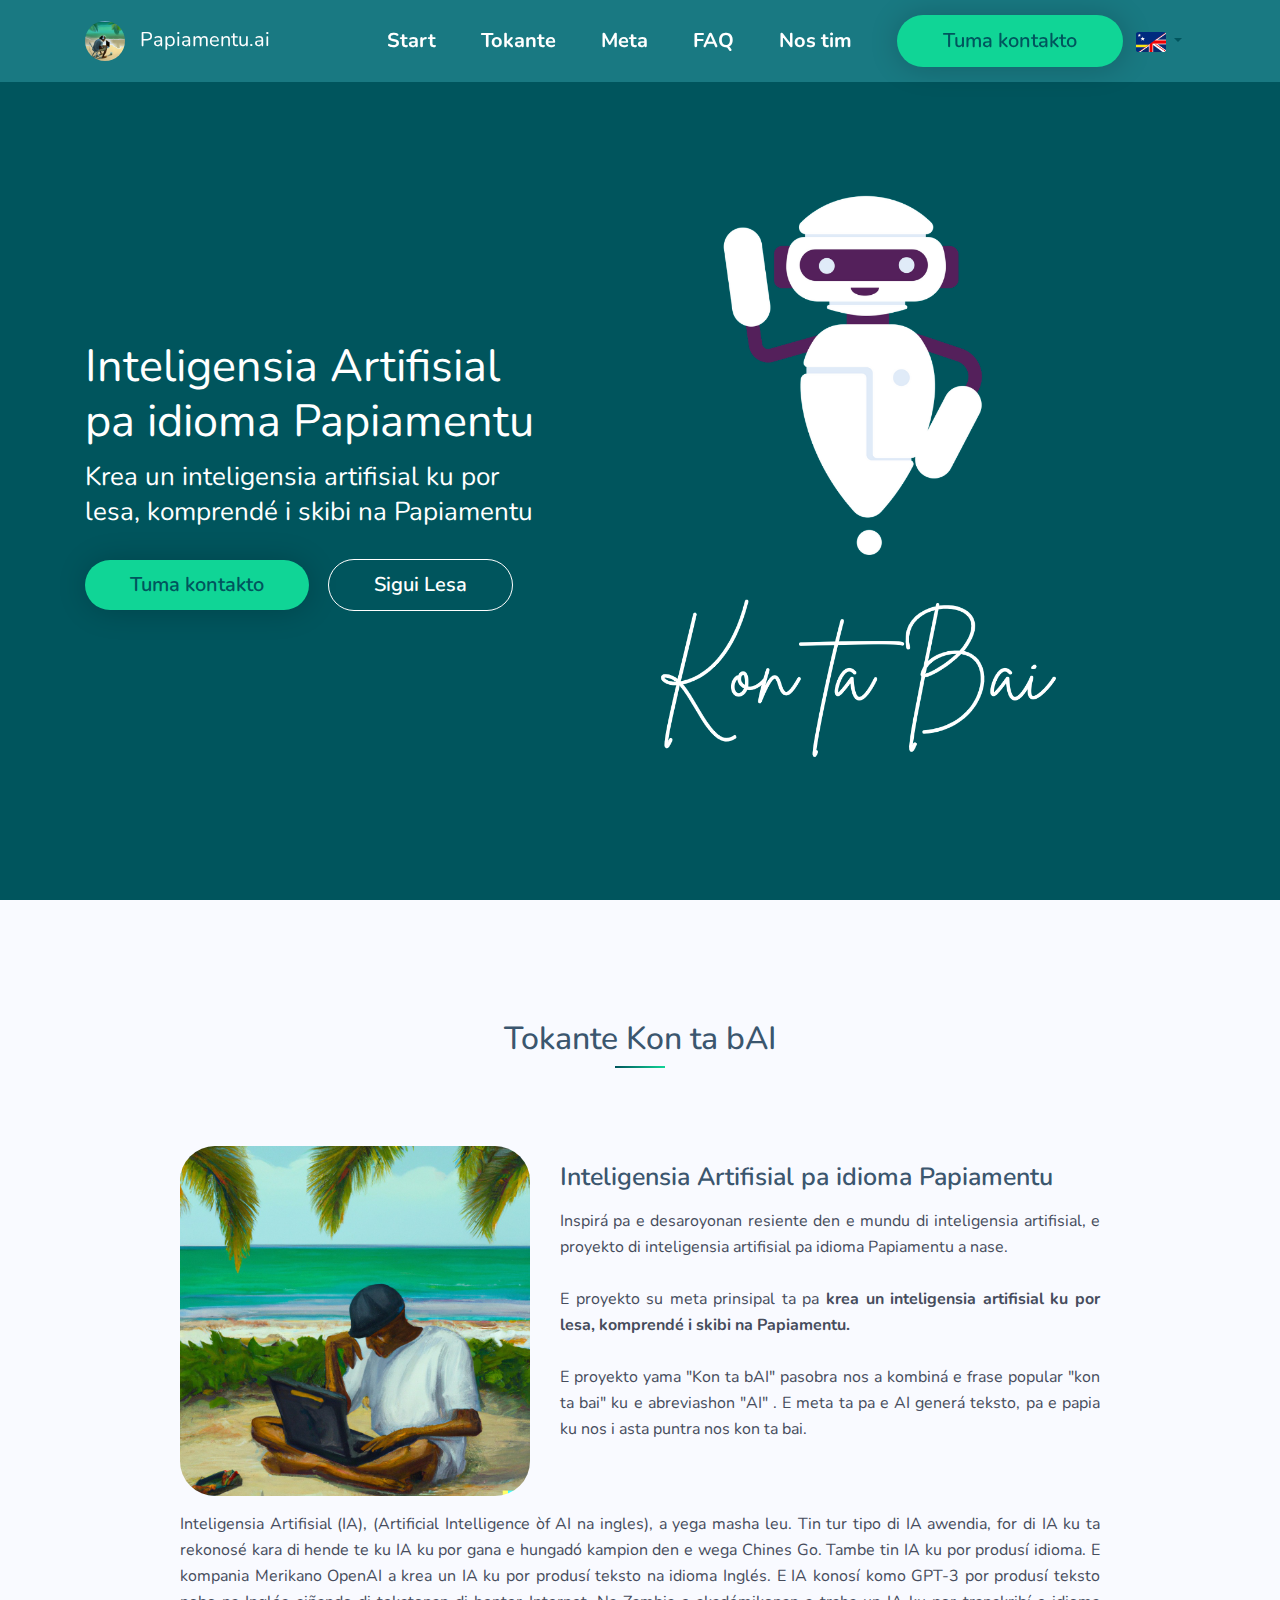
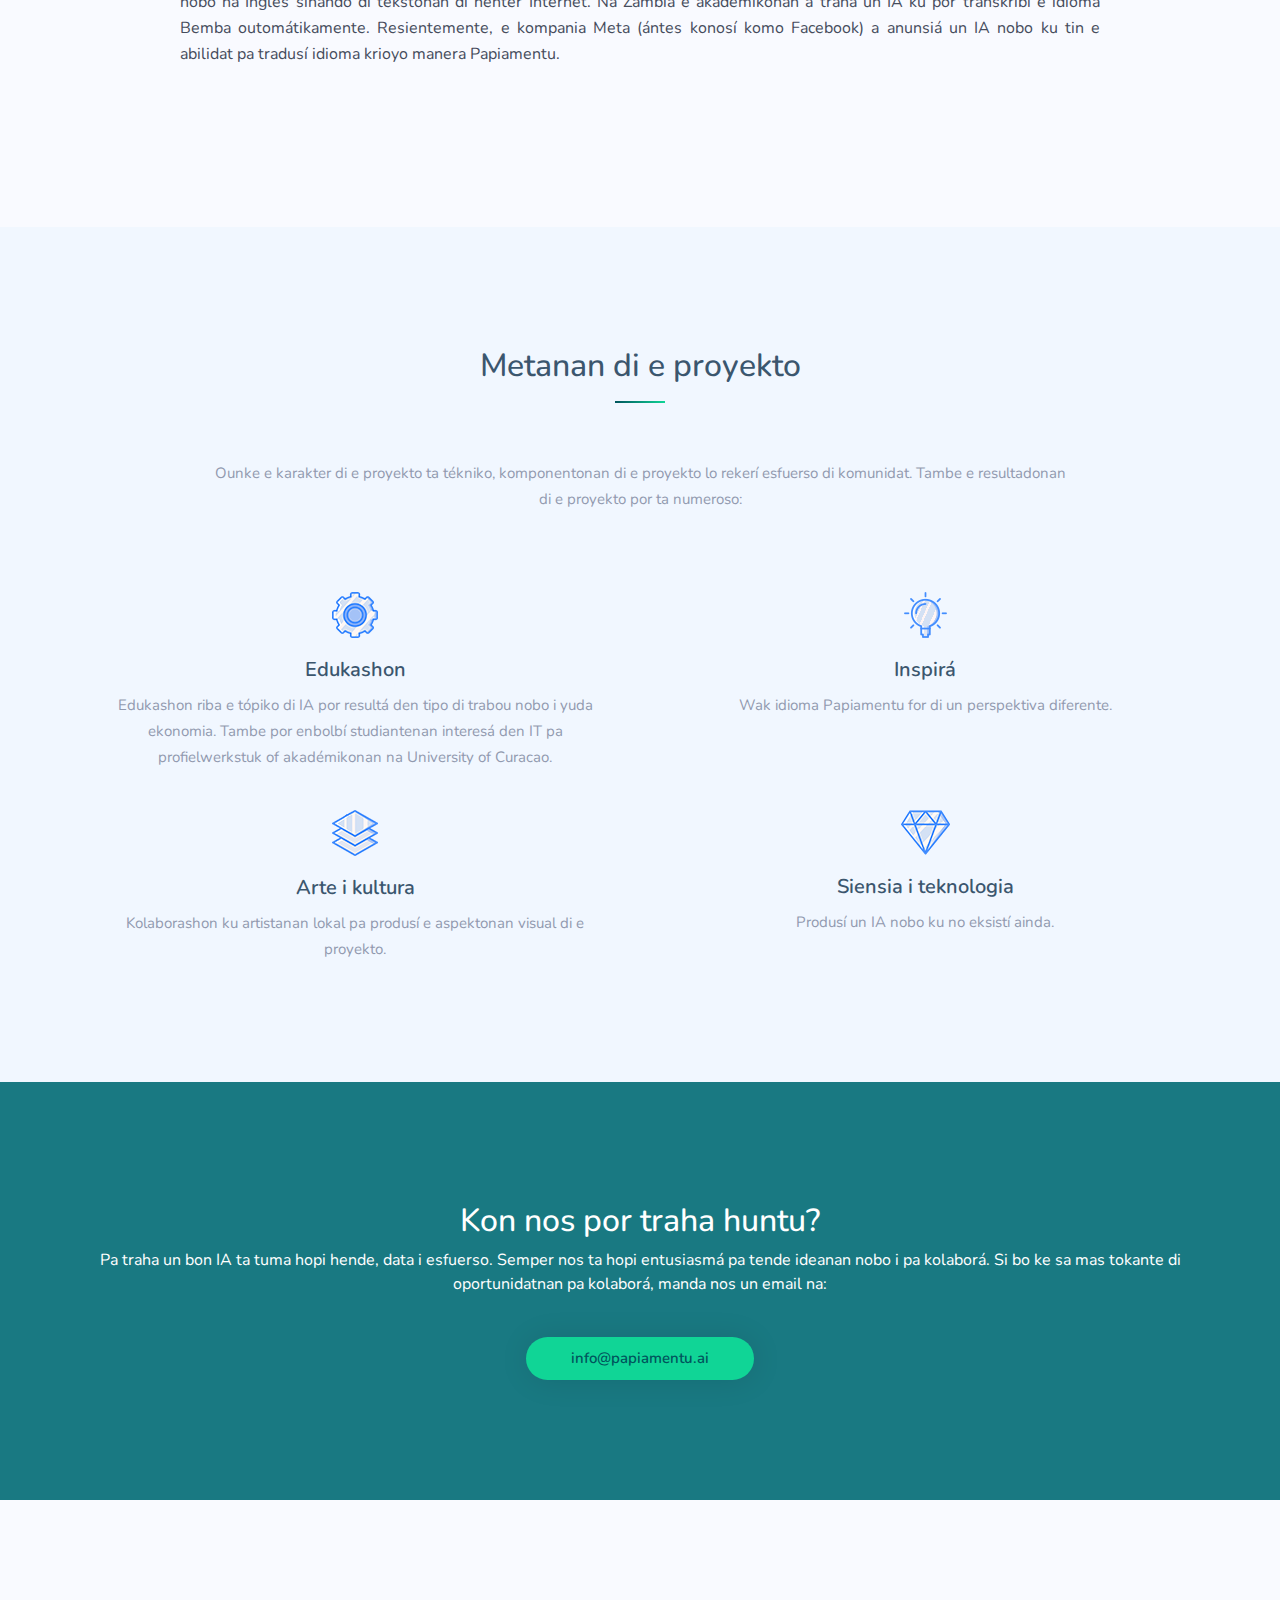
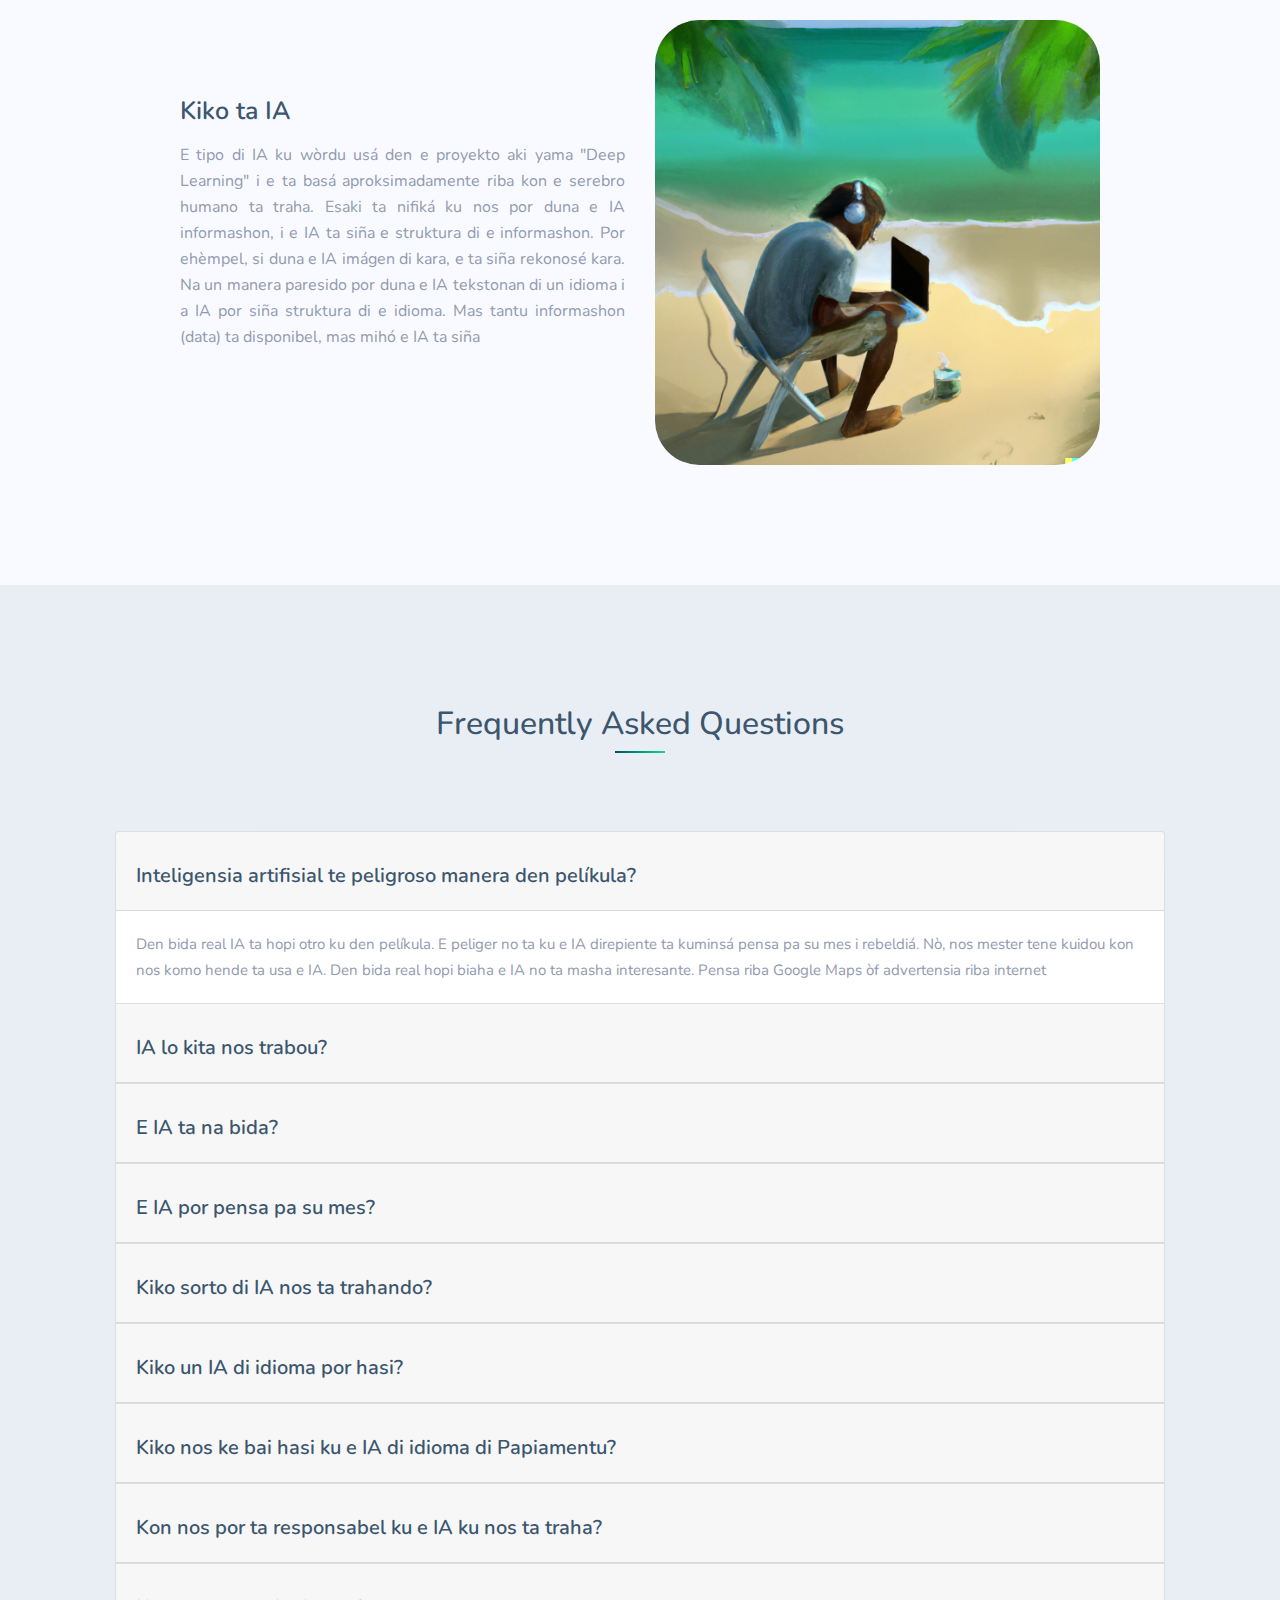
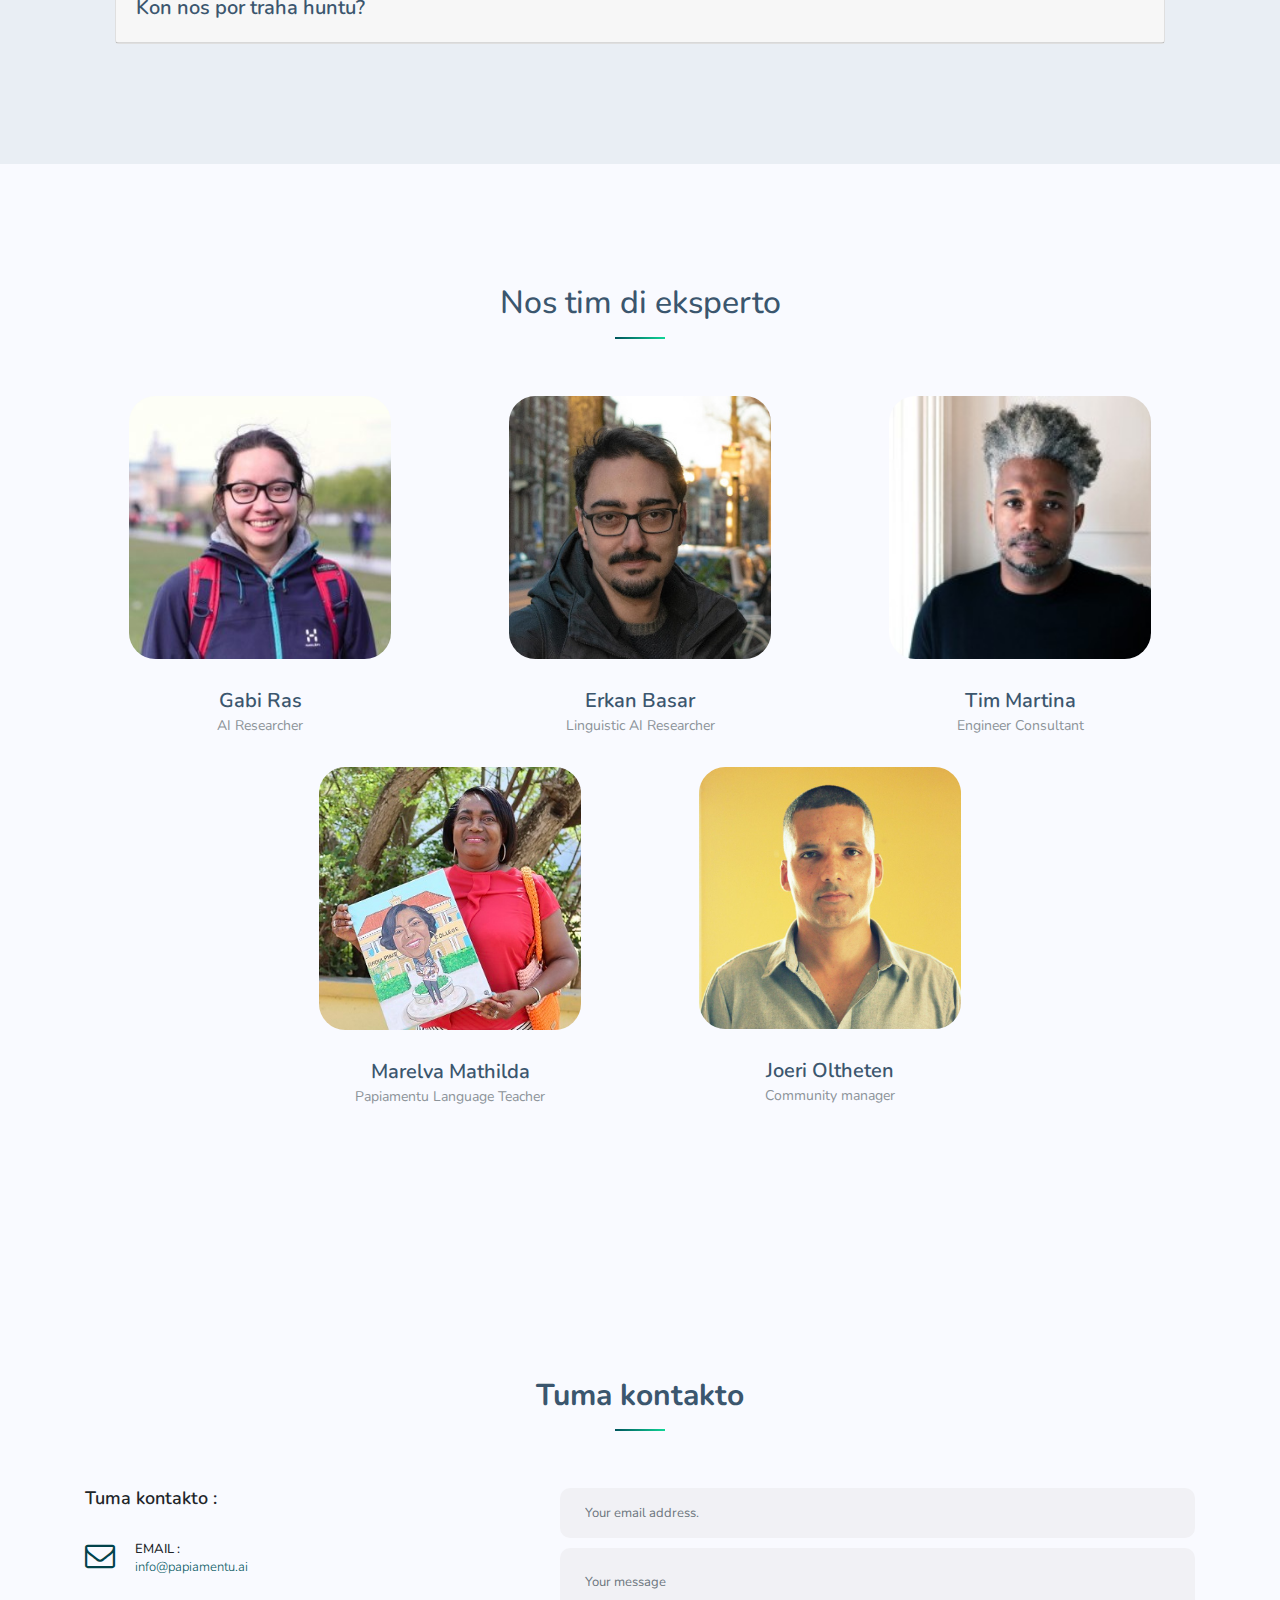
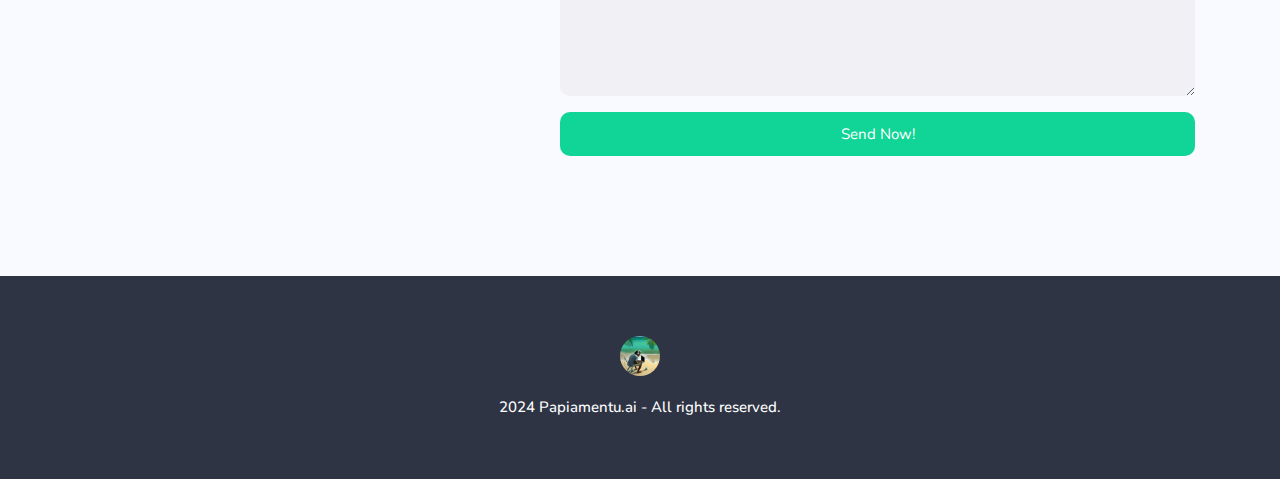
<file: index.html>
<!DOCTYPE html>
<html lang="en">
    <head>
        <meta charset="UTF-8">
        <meta name="viewport" content="width=device-width, initial-scale=1.0">
        <meta http-equiv="X-UA-Compatible" content="ie=edge">
        <!-- Bootstrap 4.1.3 -->
        <link rel="stylesheet" href="css/bootstrap.min.css">
        <!-- Animate Css -->
        <link rel="stylesheet" href="css/plugins/animate.css">
        <!-- Google Font -->
        <link
            href="https://fonts.googleapis.com/css?family=Nunito:200,300,400,600,700,800,900"
            rel="stylesheet">
        <!-- Font Awesome -->
        <link
            href="https://stackpath.bootstrapcdn.com/font-awesome/4.7.0/css/font-awesome.min.css"
            rel="stylesheet">
        <!-- Slick Slider -->
        <link rel="stylesheet" href="css/plugins/slick.css">
        <link rel="stylesheet" href="css/plugins/slick-theme.css">
        <!-- Magnific Popup -->
        <link rel="stylesheet" href="css/plugins/magnific-popup.css">
        <!-- Main Style -->
        <link rel="stylesheet" href="css/main.css">
        <link rel="stylesheet" href="css/custom.css">
        <title>Papiamentu.ai </title>
    </head>
    <body>
        <!-- Page Loading -->
        <div class="se-pre-con"></div>
        <!-- ======== Start Navbar ======== -->
        <nav class="navbar navbar-expand-lg navbar-light fixed-top">
            <div class="container">
                <a class="navbar-brand" href="#">
                  <img src="img/papiakumi-dalle.jpeg" alt="logo">
                  <span>Papiamentu.ai</span>
                </a>
                <button
                    class="navbar-toggler"
                    type="button"
                    data-toggle="collapse"
                    data-target="#navbarNavDropdown"
                    aria-controls="navbarNavDropdown"
                    aria-expanded="false"
                    aria-label="Toggle navigation">
                    <span class="navbar-toggler-icon"></span>
                </button>
                <div class="collapse navbar-collapse" id="navbarNavDropdown">
                    <ul class="navbar-nav ml-auto">
                        <li class="nav-item">
                            <a class="nav-link" href="#slider">Start</a>
                        </li>
                        <li class="nav-item">
                            <a class="nav-link" href="#project">Tokante</a>
                        </li>
                        <li class="nav-item">
                            <a class="nav-link" href="#community">Meta</a>
                        </li>
                        <li class="nav-item">
                          <a class="nav-link" href="#faq">FAQ</a>
                        </li>
                        <li class="nav-item">
                            <a class="nav-link" href="#team">Nos tim</a>
                        </li>
                    </ul>
                    <a href="#contact" class="btn-1">Tuma kontakto</a>
                    <div class="dropdown show flag-menu">
                      <a class="btn dropdown-toggle" href="#" role="button" id="languageMenu" data-toggle="dropdown" aria-haspopup="true" aria-expanded="false">
                        <img src="img/flags/languages.png" class="flag">
                      </a>
                      <div class="dropdown-menu" aria-labelledby="languageMenu">
                        <a class="dropdown-item nav-link" href="#"><img src="img/flags/curacao.png" class="flag"> Papiamentu</a>
                        <a class="dropdown-item nav-link" href="en.html"><img src="img/flags/britain.png" class="flag"> English</a>
                      </div>
                    </div>
                </div>
            </div>
        </nav>
        <!-- ======== End Navbar ======== -->

        <!-- ======== Start Slider ======== -->
        <section class="slider d-flex align-items-center" id="slider">
            <div class="container">
                <div class="content">
                    <div class="row d-flex align-items-center">
                        <div class="col-md-6">
                            <div class="left">
                                <h1>Inteligensia Artifisial
                                    <br>pa idioma Papiamentu</h1>
                                <p> Krea un inteligensia artifisial ku por
                                    <br>lesa, komprendé i skibi na Papiamentu</p>
                                <a href="#contact" class="btn-1">Tuma kontakto</a>
                                <a href="#project" class="btn-2">Sigui Lesa</a>
                            </div>
                        </div>
                        <!-- Right-->
                        <div class="col-md-6">
                            <div class="right">
                                <img src="img/kontabai-robot-v2.png" alt="slider-img" class="img-fluid wow fadeInRight" data-wow-offset="1">
                            </div>
                        </div>
                    </div>
                </div>
            </div>
        </section>
        <!-- ======== End Slider ======== -->

        <!-- ======== Start Project ======== -->
        <section class="project" id="project">
            <div class="container">
              <div class="heading text-center">
                  <h2>Tokante Kon ta bAI</h2>
                  <div class="line"></div>
              </div>
              <div class="row d-flex align-items-center">
                  <div class="col-md-1"></div>
                  <!-- Left -->
                  <div class="col-md-4">
                      <img src="img/papiakumi-dalle-2.jpeg" alt="CGI Image of person working on a laptop on a beach." class="img-fluid">
                  </div>
                  <!-- Right -->
                  <div class="col-md-6">
                      <div class="right">
                          <!-- <span>Kon ta bAI</span> -->
                          <h2>Inteligensia Artifisial pa idioma Papiamentu</h2>
                          <p>Inspirá pa e desaroyonan resiente den e mundu di inteligensia artifisial, e proyekto di inteligensia artifisial pa idioma Papiamentu a nase.
                              <br>
                              <br>E proyekto su meta prinsipal ta pa <b>krea un inteligensia artifisial ku por lesa, komprendé i skibi na Papiamentu.</b>
                              <br>
                              <br>E proyekto yama "Kon ta bAI" pasobra nos a kombiná e frase popular "kon ta bai" ku e abreviashon "AI" . E meta ta pa e AI generá teksto, pa e papia ku nos i asta puntra nos kon ta bai.</p>
                      </div>
                  </div>
              </div>
              <div class="row d-flex align-items-center">
                  <div class="col-md-1"></div>
                  <div class="col-md-10">
                      <p>Inteligensia Artifisial (IA), (Artificial Intelligence òf AI na ingles), a yega masha leu. Tin tur tipo di IA awendia, for di IA ku ta rekonosé kara di hende te ku IA ku por gana e hungadó kampion den e wega Chines Go. Tambe tin IA ku por produsí idioma. E kompania Merikano OpenAI a krea un IA ku por produsí teksto na idioma Inglés. E IA konosí komo GPT-3 por produsí teksto nobo na Inglés siñando di tekstonan di henter Internet. Na Zambia e akadémikonan a traha un IA ku por transkribí e idioma Bemba outomátikamente. Resientemente, e kompania Meta (ántes konosí komo Facebook)  a anunsiá un IA nobo ku tin e abilidat pa tradusí idioma krioyo manera Papiamentu.</p>
                  </div>
              </div>
            </div>
        </section>
        <!-- ======== End Project ======== -->

        <!-- ======== Start Community ======== -->
        <section class="benefits" id="community">
            <div class="container text-center">
                <div class="heading">
                    <h2>Metanan di e proyekto</h2>
                </div>
                <div class="line"></div>
                <div class="row">
                  <div class="col-md-1"></div>
                  <div class="col-md-10 mb-30">
                    <div class="box mb-30">
                      <p>Ounke e karakter di e proyekto ta tékniko, komponentonan di e proyekto lo rekerí esfuerso di komunidat. Tambe e resultadonan di e proyekto por ta numeroso:</p>
                    </div>
                  </div>
                </div>
                <div class="row">
                    <!-- Box-1 -->
                    <div class="col-md-6 col-sm-6">
                        <div class="box mb-30">
                            <img src="img/community/2.png" alt="community">
                            <h3>Edukashon</h3>
                            <p>Edukashon riba e tópiko di IA por resultá den tipo di trabou nobo i yuda ekonomia. Tambe por enbolbí studiantenan interesá den IT pa profielwerkstuk of akadémikonan na University of Curacao.</p>
                        </div>
                    </div>
                    <!-- Box-2 -->
                    <div class="col-md-6 col-sm-6">
                        <div class="box mb-30">
                            <img src="img/community/3.png" alt="community">
                            <h3>Inspirá</h3>
                            <p>Wak idioma Papiamentu for di un perspektiva diferente.</p>

                        </div>
                    </div>
                    <!-- Box-3 -->
                    <!-- <div class="col-md-4 col-sm-6">
                        <div class="box mb-30">
                            <img src="img/community/1.png" alt="community">
                            <h3>Synergy</h3>
                            <p> The combination of state of the art technology with the culture of a creole language and their communities in Aruba, Bonaire and Curacao.</p>
                        </div>
                    </div> -->
                    <!-- Padding Box -->
                    <!-- <div class="col-md-2 col-sm-0">
                        <div class="box mb-30">
                        </div>
                    </div> -->
                    <!-- Box-4 -->
                    <div class="col-md-6 col-sm-6">
                        <div class="box">
                            <img src="img/community/6.png" alt="community">
                            <h3>Arte i kultura</h3>
                            <p>Kolaborashon ku artistanan lokal pa produsí e aspektonan visual di e proyekto.</p>

                        </div>
                    </div>
                    <!-- Box-5 -->
                    <div class="col-md-6 col-sm-6">
                        <div class="box">
                            <img src="img/community/5.png" alt="community">
                            <h3>Siensia i teknologia</h3>
                            <p>Produsí un IA nobo ku no eksistí ainda.</p>
                        </div>
                    </div>
                </div>
            </div>
        </section>
        <!-- ======== End Community ======== -->

        <!-- ======== Start Get Started ======== -->
        <section class="get-started">
            <div class="container text-center">
                <h2>Kon nos por traha huntu?</h2>
                <p>Pa traha un bon IA ta tuma hopi hende, data i esfuerso. Semper nos ta hopi entusiasmá pa tende ideanan nobo i pa kolaborá. Si bo ke sa mas tokante di oportunidatnan pa kolaborá, manda nos un email na:</p>
                <a href="mailto:info@papiamentu.ai" class="btn-1">info@papiamentu.ai</a>

            </div>
        </section>
        <!-- ======== End Get Started ======== -->

        <!-- ======== Start Project-2 ======== -->
        <section class="project-2">
            <div class="container">
                <div class="row d-flex align-items-center">
                    <div class="col-md-1"></div>
                    <!-- Left -->
                    <div class="col-md-5">
                        <div class="left">
                            <!-- <span>PROJECT FETURES</span> -->
                            <h2>Kiko ta IA</h2>
                            <p>E tipo di IA ku wòrdu usá den e proyekto aki yama "Deep Learning" i e ta basá aproksimadamente riba kon e serebro humano ta traha. Esaki ta nifiká ku nos por duna e IA informashon, i e IA ta siña e struktura di e informashon. Por ehèmpel, si duna e IA imágen di kara, e ta siña rekonosé kara. Na un manera paresido por duna e IA tekstonan di un idioma i a IA por siña struktura di e idioma. Mas tantu informashon (data) ta disponibel, mas mihó e IA ta siña</p>
                        </div>
                    </div>
                    <!-- Right -->
                    <div class="col-md-5">
                        <img src="img/papiakumi-dalle.jpeg" alt="project" class="img-fluid">
                    </div>
                </div>
            </div>
        </section>
        <!-- ======== End Project-2 ======== -->

        <!-- ======== Start Clients ======== -->
        <!--<section class="clients">-->
            <!--<div class="container">-->
                <!--<div class="slick-slider-clients">-->
                    <!--<div class="item"><img src="img/clients/1.png" alt="" class="img-fluid"></div>-->
                    <!--<div class="item"><img src="img/clients/2.png" alt="" class="img-fluid"></div>-->
                    <!--<div class="item"><img src="img/clients/3.png" alt="" class="img-fluid"></div>-->
                    <!--<div class="item"><img src="img/clients/4.png" alt="" class="img-fluid"></div>-->
                    <!--<div class="item"><img src="img/clients/5.png" alt="" class="img-fluid"></div>-->
                    <!--<div class="item"><img src="img/clients/1.png" alt="" class="img-fluid"></div>-->
                    <!--<div class="item"><img src="img/clients/2.png" alt="" class="img-fluid"></div>-->
                    <!--<div class="item"><img src="img/clients/3.png" alt="" class="img-fluid"></div>-->
                    <!--<div class="item"><img src="img/clients/4.png" alt="" class="img-fluid"></div>-->
                    <!--<div class="item"><img src="img/clients/5.png" alt="" class="img-fluid"></div>-->
                <!--</div>-->
            <!--</div>-->
        <!--</section>-->
        <!-- ======== End Clients ======== -->

        <!-- ======== Start FAQ ======== -->
        <section class="faq blue-background" id="faq">
            <div class="container">
                <div class="heading text-center">
                    <h2>Frequently Asked Questions</h2>
                    <div class="line"></div>
                </div>
                <div class="row">
                    <!-- Box-1 -->
                    <div class="col-md-12">
                        <div class="box">
                            <div class="accordion" id="accordionFAQ">

                                <div class="card">
                                  <div class="card-header" id="headingOne">
                                    <h2 class="mb-0">
                                      <h3 class="btn-link btn-block text-left" type="button" data-toggle="collapse" data-target="#collapseOne" aria-expanded="true" aria-controls="collapseOne">
                                        Inteligensia artifisial te peligroso manera den pelíkula?
                                      </h3>
                                    </h2>
                                  </div>
                                  <div id="collapseOne" class="collapse show" aria-labelledby="headingOne" data-parent="#accordionFAQ">
                                    <div class="card-body">
                                      <p>Den bida real IA ta hopi otro ku den pelíkula. E peliger no ta ku e IA direpiente ta kuminsá pensa pa su mes i rebeldiá. Nò, nos mester tene kuidou kon nos komo hende ta usa e IA. Den bida real hopi biaha e IA no ta masha interesante. Pensa riba Google Maps òf advertensia riba internet</p>
                                    </div>
                                  </div>
                                </div>

                                <div class="card">
                                  <div class="card-header" id="headingTwo">
                                    <h2 class="mb-0">
                                      <h3 class="btn-link btn-block text-left collapsed" type="button" data-toggle="collapse" data-target="#collapseTwo" aria-expanded="false" aria-controls="collapseTwo">
                                        IA lo kita nos trabou?
                                      </h3>
                                    </h2>
                                  </div>
                                  <div id="collapseTwo" class="collapse" aria-labelledby="headingTwo" data-parent="#accordionFAQ">
                                    <div class="card-body">
                                      <p>Dependé di kiko bo ta hasi i unda bo ta biba. Pero tin hopi mas chèns ku IA lo bai yudabo den bo trabou.</p>
                                    </div>
                                  </div>
                                </div>

                                <div class="card">
                                  <div class="card-header" id="headingThree">
                                    <h2 class="mb-0">
                                      <h3 class="btn-link btn-block text-left collapsed" type="button" data-toggle="collapse" data-target="#collapseThree" aria-expanded="false" aria-controls="collapseThree">
                                        E IA ta na bida?
                                      </h3>
                                    </h2>
                                  </div>
                                  <div id="collapseThree" class="collapse" aria-labelledby="headingThree" data-parent="#accordionFAQ">
                                    <div class="card-body">
                                      <p>Nò, un IA no ta konta komo un forma di bida. Pa tin bida mester tin un kurpa kaminda prosesonan kemiko ta tuma luga pa e kurpa por sostené su mes. E IA no tin kurpa, e ta den un kòmpiuter, pero e kòmpiuter tambe no ta na bida.</p>
                                    </div>
                                  </div>
                                </div>

                                <div class="card">
                                  <div class="card-header" id="headingFour">
                                    <h2 class="mb-0">
                                      <h3 class="btn-link btn-block text-left collapsed" type="button" data-toggle="collapse" data-target="#collapseFour" aria-expanded="false" aria-controls="collapseFour">
                                        E IA por pensa pa su mes?
                                      </h3>
                                    </h2>
                                  </div>
                                  <div id="collapseFour" class="collapse" aria-labelledby="headingFour" data-parent="#accordionFAQ">
                                    <div class="card-body">
                                      <p>Nò, e IA ta hasi lokual nos bisé. E no por pensa pa su mes. Bo por kompara un IA ku un papagai. E por imitá hopi bon i hasta papia pero e no por pensa manera un hende ta pensa. </p>
                                    </div>
                                  </div>
                                </div>

                                <div class="card">
                                  <div class="card-header" id="headingFive">
                                    <h2 class="mb-0">
                                      <h3 class="btn-link btn-block text-left collapsed" type="button" data-toggle="collapse" data-target="#collapseFive" aria-expanded="false" aria-controls="collapseFive">
                                        Kiko sorto di IA nos ta trahando?
                                      </h3>
                                    </h2>
                                  </div>
                                  <div id="collapseFive" class="collapse" aria-labelledby="headingFive" data-parent="#accordionFAQ">
                                    <div class="card-body">
                                      <p>E IA ku nos ta trahando por lesa, skibi i na su mesun estilo kompronde Papiamentu. Nan ta yama e tipo di IA aki “modelo di idioma” (language model na ingles) paso e IA ta siña un representashon di idioma. Un modelo ta un opheto metematiko hopi abstrakto ku por representá tur tipo di informashon. Den e kaso aki, e model ta kontené informashon di idioma Papiamentu.</p>
                                    </div>
                                  </div>
                                </div>

                                <div class="card">
                                  <div class="card-header" id="headingSix">
                                    <h2 class="mb-0">
                                      <h3 class="btn-link btn-block text-left collapsed" type="button" data-toggle="collapse" data-target="#collapseSix" aria-expanded="false" aria-controls="collapseSix">
                                        Kiko un IA di idioma por hasi?
                                      </h3>
                                    </h2>
                                  </div>
                                  <div id="collapseSix" class="collapse" aria-labelledby="headingSix" data-parent="#accordionFAQ">
                                    <div class="card-body">
                                      <p>Un IA di idioma por hasi diferente tipo di tarea relata na idioma: kontestá pregunta, kabamentu di frase, tradusí lenguahe, klasifiká tekstonan, traha resumen i hopi mas..</p>
                                    </div>
                                  </div>
                                </div>

                                <div class="card">
                                  <div class="card-header" id="headingSeven">
                                    <h2 class="mb-0">
                                      <h3 class="btn-link btn-block text-left collapsed" type="button" data-toggle="collapse" data-target="#collapseSeven" aria-expanded="false" aria-controls="collapseSeven">
                                        Kiko nos ke bai hasi ku e IA di idioma di Papiamentu?
                                      </h3>
                                    </h2>
                                  </div>
                                  <div id="collapseSeven" class="collapse" aria-labelledby="headingSeven" data-parent="#accordionFAQ">
                                    <div class="card-body">
                                      <p>Nos ta konsidera e IA di idioma Papiamentu komo un hèrmènt inkreibel ku por yuda hende traha hopi tipo di tekstonan nobo na Papiamentu! E IA por yuda nos skibi kuenta, artikel di notisia, kontestá pregunta, i asta nos lo por chat ku ne! Imaginabo un chatbot na Papiamentu!</p>
                                      <br>
                                      <p>Nos ke traha e prome IA na Papiamentu komo un manera pa digitalisá i imortalisá Papiamentu. Nos ke demokratisá teknologia IA i hasi'e aksesibel pa nos komunidat ku ta papia Papiamentu. Nos ke pa e komunidat interkambiá ku e IA ya nos por siña kiko e komunidat ta pensa i kiko e ke hasi ku e IA.</p>
                                    </div>
                                  </div>
                                </div>

                                <div class="card">
                                  <div class="card-header" id="headingEight">
                                    <h2 class="mb-0">
                                      <h3 class="btn-link btn-block text-left collapsed" type="button" data-toggle="collapse" data-target="#collapseEight" aria-expanded="false" aria-controls="collapseEight">
                                        Kon nos por ta responsabel ku e IA ku nos ta traha?
                                      </h3>
                                    </h2>
                                  </div>
                                  <div id="collapseEight" class="collapse" aria-labelledby="headingEight" data-parent="#accordionFAQ">
                                    <div class="card-body">
                                      <p>Dor di edukashon riba e tereno di IA i inbolbimientu di hopi hende nos por krea un ambiente transparante i responsabel.</p>
                                    </div>
                                  </div>
                                </div>

                                <div class="card">
                                  <div class="card-header" id="headingNine">
                                    <h2 class="mb-0">
                                      <h3 class="btn-link btn-block text-left collapsed" type="button" data-toggle="collapse" data-target="#collapseNine" aria-expanded="false" aria-controls="collapseNine">
                                        Kon nos por traha huntu?
                                      </h3>
                                    </h2>
                                  </div>
                                  <div id="collapseNine" class="collapse" aria-labelledby="headingNine" data-parent="#accordionFAQ">
                                    <div class="card-body">
                                      <p>Pa traha un bon IA ta tuma hopi hende, data i esfuerso. Semper nos ta hopi entusiasmá pa tende ideanan nobo i pa kolaborá. Si bo ke sa mas tokante di oportunidatnan pa kolaborá, manda nos un email na info@papiamentu.ai.</p>
                                    </div>
                                  </div>
                                </div>

                            </div>
                          <!-- End of FAQ -->
                        </div>
                    </div>
                </div>
            </div>
        </section>
        <!-- ======== End FAQ ======== -->

        <!-- ======== Start Our Team ======== -->
        <section class="our-team" id="team">
            <div class="container text-center">
                <div class="heading">
                    <h2>Nos tim di eksperto</h2>
                </div>
                <div class="line"></div>
                <div class="row">
                    <!-- Box-1 -->
                    <div class="col-md-4">
                        <div class="box">
                            <div class="image">
                                <img src="img/team/gabiras.jpg" alt="Photo of Gabi Ras" class="img-fluid">
                                <div class="social-icon">
                                    <a href="https://www.gabiras.com/" target="_blank">
                                        <i class="fa fa-globe" aria-hidden="true"></i>
                                    </a>
                                    <a href="https://www.linkedin.com/in/gabrielle-ras-7a3a9678" target="_blank">
                                        <i class="fa fa-linkedin" aria-hidden="true"></i>
                                    </a>
                                    <a href="https://github.com/redsphinx" target="_blank">
                                        <i class="fa fa-github" aria-hidden="true"></i>
                                    </a>
                                </div>
                            </div>
                            <div class="info">
                                <h3>Gabi Ras</h3>
                                <span>AI Researcher</span>
                            </div>
                        </div>
                    </div>
                    <!-- Box-2 -->
                    <div class="col-md-4">
                        <div class="box">
                            <div class="image">
                                <img src="img/team/erkanbasar.jpg" alt="Photo of Erkan Basar" class="img-fluid">
                                <div class="social-icon">
                                    <a href="https://erkan.basar.dev" target="_blank">
                                        <i class="fa fa-globe" aria-hidden="true"></i>
                                    </a>
                                    <a href="https://www.linkedin.com/in/mebasar/" target="_blank">
                                        <i class="fa fa-linkedin" aria-hidden="true"></i>
                                    </a>
                                    <a href="https://github.com/ErkanBasar" target="_blank">
                                        <i class="fa fa-github" aria-hidden="true"></i>
                                    </a>
                                </div>
                            </div>
                            <div class="info">
                                <h3>Erkan Basar</h3>
                                <span>Linguistic AI Researcher</span>
                            </div>
                        </div>
                    </div>
                    <!-- Box-3 -->
                    <div class="col-md-4">
                        <div class="box">
                            <div class="image">
                                <img src="img/team/timmartina.jpeg" alt="Photo of Tim Martina" class="img-fluid">
                                <div class="social-icon">
                                    <!-- <a href="#0" target="_blank">
                                        <i class="fa fa-globe" aria-hidden="true"></i>
                                    </a> -->
                                    <a href="https://www.linkedin.com/in/timmartina/" target="_blank">
                                        <i class="fa fa-linkedin" aria-hidden="true"></i>
                                    </a>
                                    <!-- <a href="#0" target="_blank">
                                        <i class="fa fa-github" aria-hidden="true"></i>
                                    </a> -->
                                </div>
                            </div>
                            <div class="info">
                                <h3>Tim Martina</h3>
                                <span>Engineer Consultant</span>
                            </div>
                        </div>
                    </div>
                </div>

                <div class="row">
                    <!-- Padding Box -->
                    <div class="col-md-2">
                        <div class="box"></div>
                    </div>
                    <!-- Box-4 -->
                    <div class="col-md-4">
                        <div class="box">
                            <div class="image">
                                <img src="img/team/marelvamathilda.jpeg" alt="Photo of Marelva Mathilda" class="img-fluid">
                                <!-- <div class="social-icon">
                                    <a href="#0" target="_blank">
                                        <i class="fa fa-globe" aria-hidden="true"></i>
                                    </a>
                                    <a href="#0" target="_blank">
                                        <i class="fa fa-linkedin" aria-hidden="true"></i>
                                    </a>
                                    <a href="#0" target="_blank">
                                        <i class="fa fa-github" aria-hidden="true"></i>
                                    </a>
                                </div> -->
                            </div>
                            <div class="info">
                                <h3>Marelva Mathilda</h3>
                                <span>Papiamentu Language Teacher</span>
                            </div>
                        </div>
                    </div>
                    <!-- Box-4 -->
                    <div class="col-md-4">
                        <div class="box">
                            <div class="image">
                                <img src="img/team/joerioltheten.jpg" alt="Photo of Joeri Oltheten" class="img-fluid">
                                <div class="social-icon">
                                    <!-- <a href="#0" target="_blank">
                                        <i class="fa fa-globe" aria-hidden="true"></i>
                                    </a> -->
                                    <a href="https://www.linkedin.com/in/joeri-oltheten-36035a208/" target="_blank">
                                        <i class="fa fa-linkedin" aria-hidden="true"></i>
                                    </a>
                                    <!-- <a href="#0" target="_blank">
                                        <i class="fa fa-github" aria-hidden="true"></i>
                                    </a> -->
                                </div>
                            </div>
                            <div class="info">
                                <h3>Joeri Oltheten</h3>
                                <span>Community manager</span>
                            </div>
                        </div>
                    </div>
                    <!-- End of Team -->
                </div>
            </div>
        </section>
        <!-- ======== End Our Team ======== -->

        <!-- ======== Start Contact Us ======== -->
        <section class="contact" id="contact">
            <div class="container">
                <div class="heading text-center">
                    <h2>Tuma kontakto</h2>
                    <div class="line"></div>
                </div>

                <div class="row">
                    <div class="col-md-5">
                        <div class="title">
                            <h3>Tuma kontakto :</h3>
                            <!-- <p>Nulla metus metus ullamcorper vel tincidunt sed euismod nibh Quisque volutpat</p> -->
                        </div>
                        <div class="content">
                            <!-- Info-1 -->
                            <div class="info d-flex align-items-start">
                                <i class="fa fa-envelope-o" aria-hidden="true"></i>
                                <h4 class="d-inline-block">EMAIL :
                                    <br>
                                    <a href="mailto:info@papiamentu.ai">
                                      <span>info@papiamentu.ai</span>
                                    </a>
                                </h4>
                            </div>
                            <!-- Info-2 -->
                            <!-- <div class="info d-flex align-items-start">
                              <i class="fa fa-phone" aria-hidden="true"></i>
                                <h4 class="d-inline-block">PHONE :
                                    <br>
                                    <span>Use the same tactic with the address, but this time hold your phone towards the nearest cell-tower.</span></h4>
                            </div> -->
                            <!-- Info-3 -->
                            <!-- <div class="info d-flex align-items-start">
                                <i class="fa fa-street-view" aria-hidden="true"></i>
                                <h4 class="d-inline-block">ADDRESS :<br>
                                    <span>Go to Arnhem Zuid and yell "Gabi!". She will suddenly appear.</span></h4>
                            </div> -->
                        </div>
                    </div>

                    <div class="col-md-7">

                        <form action="https://formspree.io/f/xoqbgena" method="POST">
                            <div class="row">
                                <!-- <div class="col-sm-6">
                                    <input type="text" class="form-control" placeholder="Name">
                                </div> -->
                                <div class="col-sm-12">
                                    <input name="email" type="email" class="form-control" placeholder="Your email address.">
                                </div>
                                <!-- <div class="col-sm-12">
                                    <input type="text" class="form-control" placeholder="Subject">
                                </div> -->
                            </div>
                            <div class="form-group">
                                <textarea name="message" class="form-control" rows="5" id="comment" placeholder="Your message"></textarea>
                            </div>
                            <button class="btn btn-block" type="submit">Send Now!</button>
                        </form>
                    </div>
                </div>
            </div>
        </section>
        <!-- ======== End Contact Us ======== -->

        <!-- ======== Start Footer ======== -->
        <footer class="footer">
            <div class="container text-center">
                <img src="img/papiakumi-dalle.jpeg" alt="">
                <p>2024 Papiamentu.ai - All rights reserved.</p>
            </div>
        </footer>
        <!-- ======== End Footer ======== -->

        <!-- ======== Java Script ======== -->
        <script src="js/plugins/jquery-3.3.1.min.js"></script>
        <!-- Bootstrap 4.1.3 -->
        <script src="js/plugins/popper.min.js"></script>
        <script src="js/bootstrap.min.js"></script>
        <!-- Slick Slider -->
        <script src="js/plugins/slick.min.js"></script>
        <!-- Couner Up-->
        <script src="js/plugins/jquery.waypoints.min.js"></script>
        <script src="js/plugins/jquery.counterup.min.js"></script>
        <!-- Wow JS -->
        <script src="js/plugins/wow.min.js"></script>
        <!-- Magnific Popup-->
        <script src="js/plugins/magnific-popup.min.js"></script>
        <!-- Main Js-->
        <script src="js/main.js"></script>
    </body>
</html>
</file>
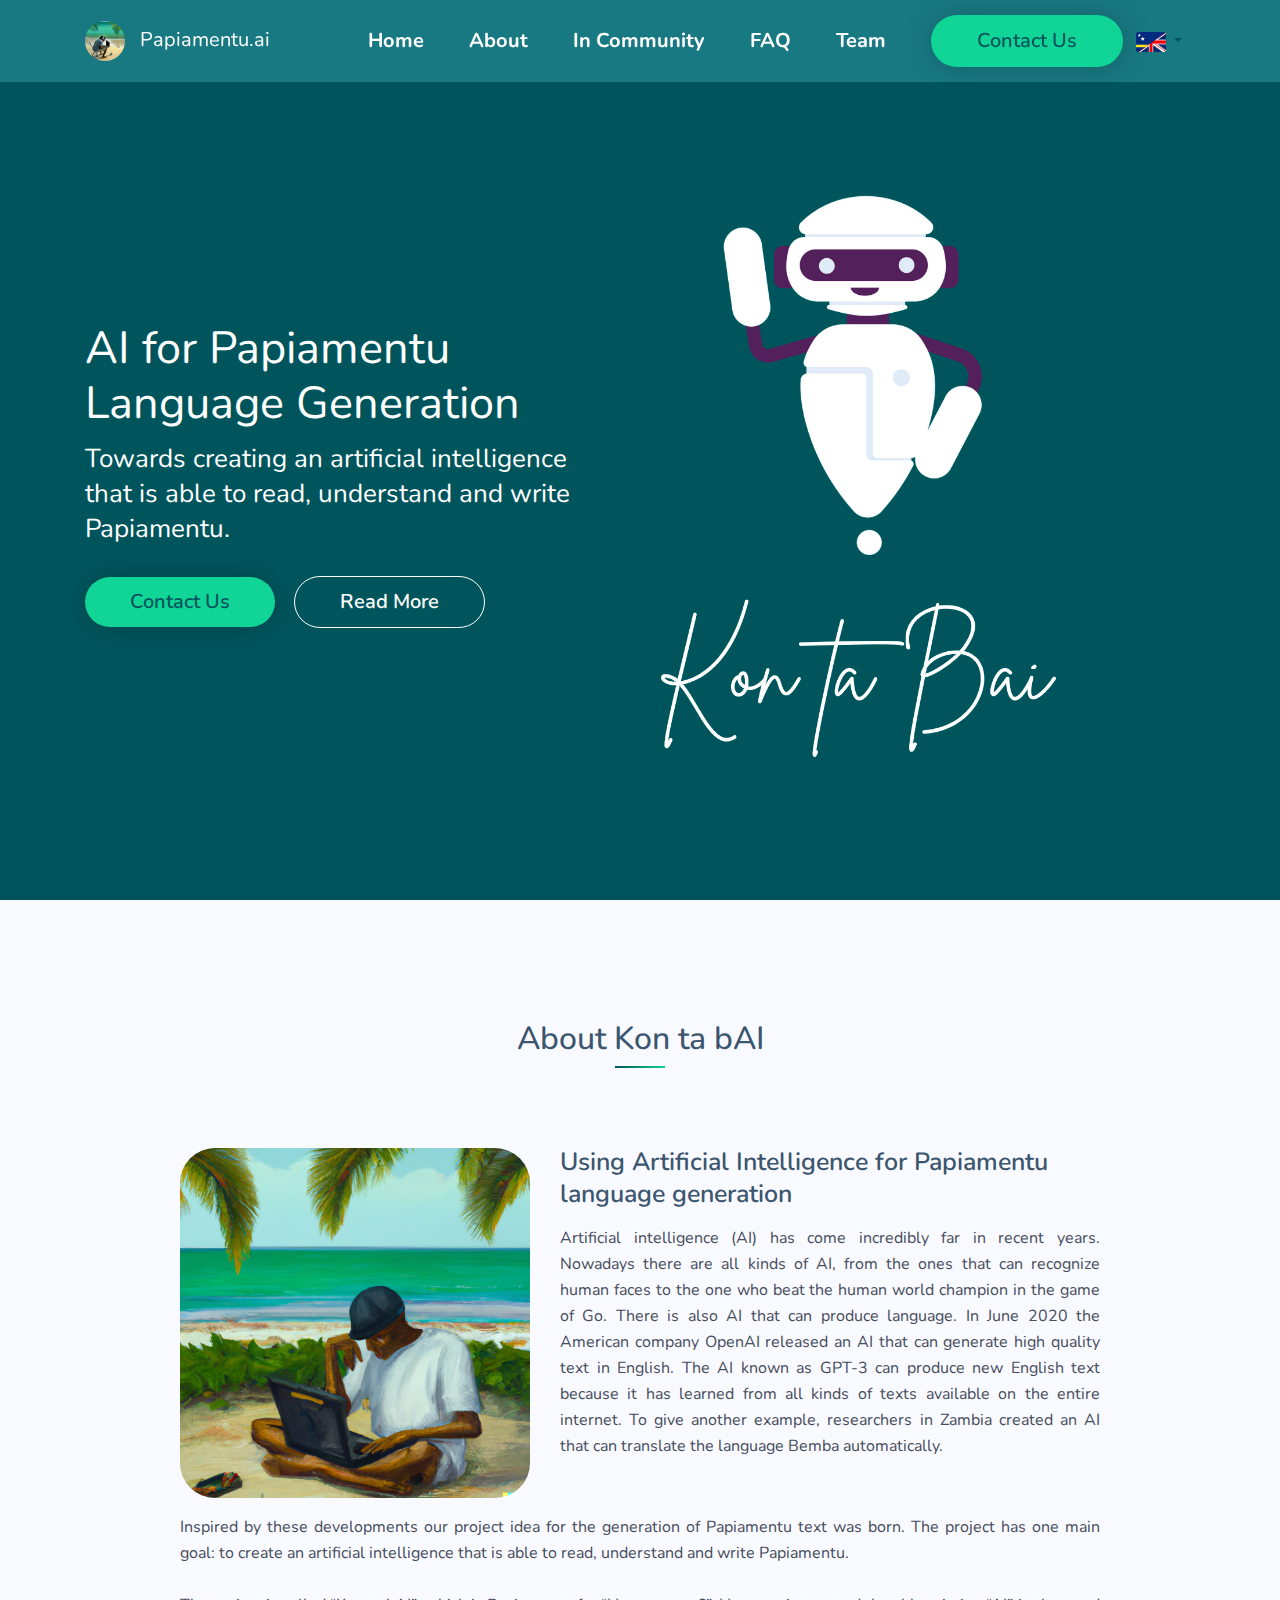
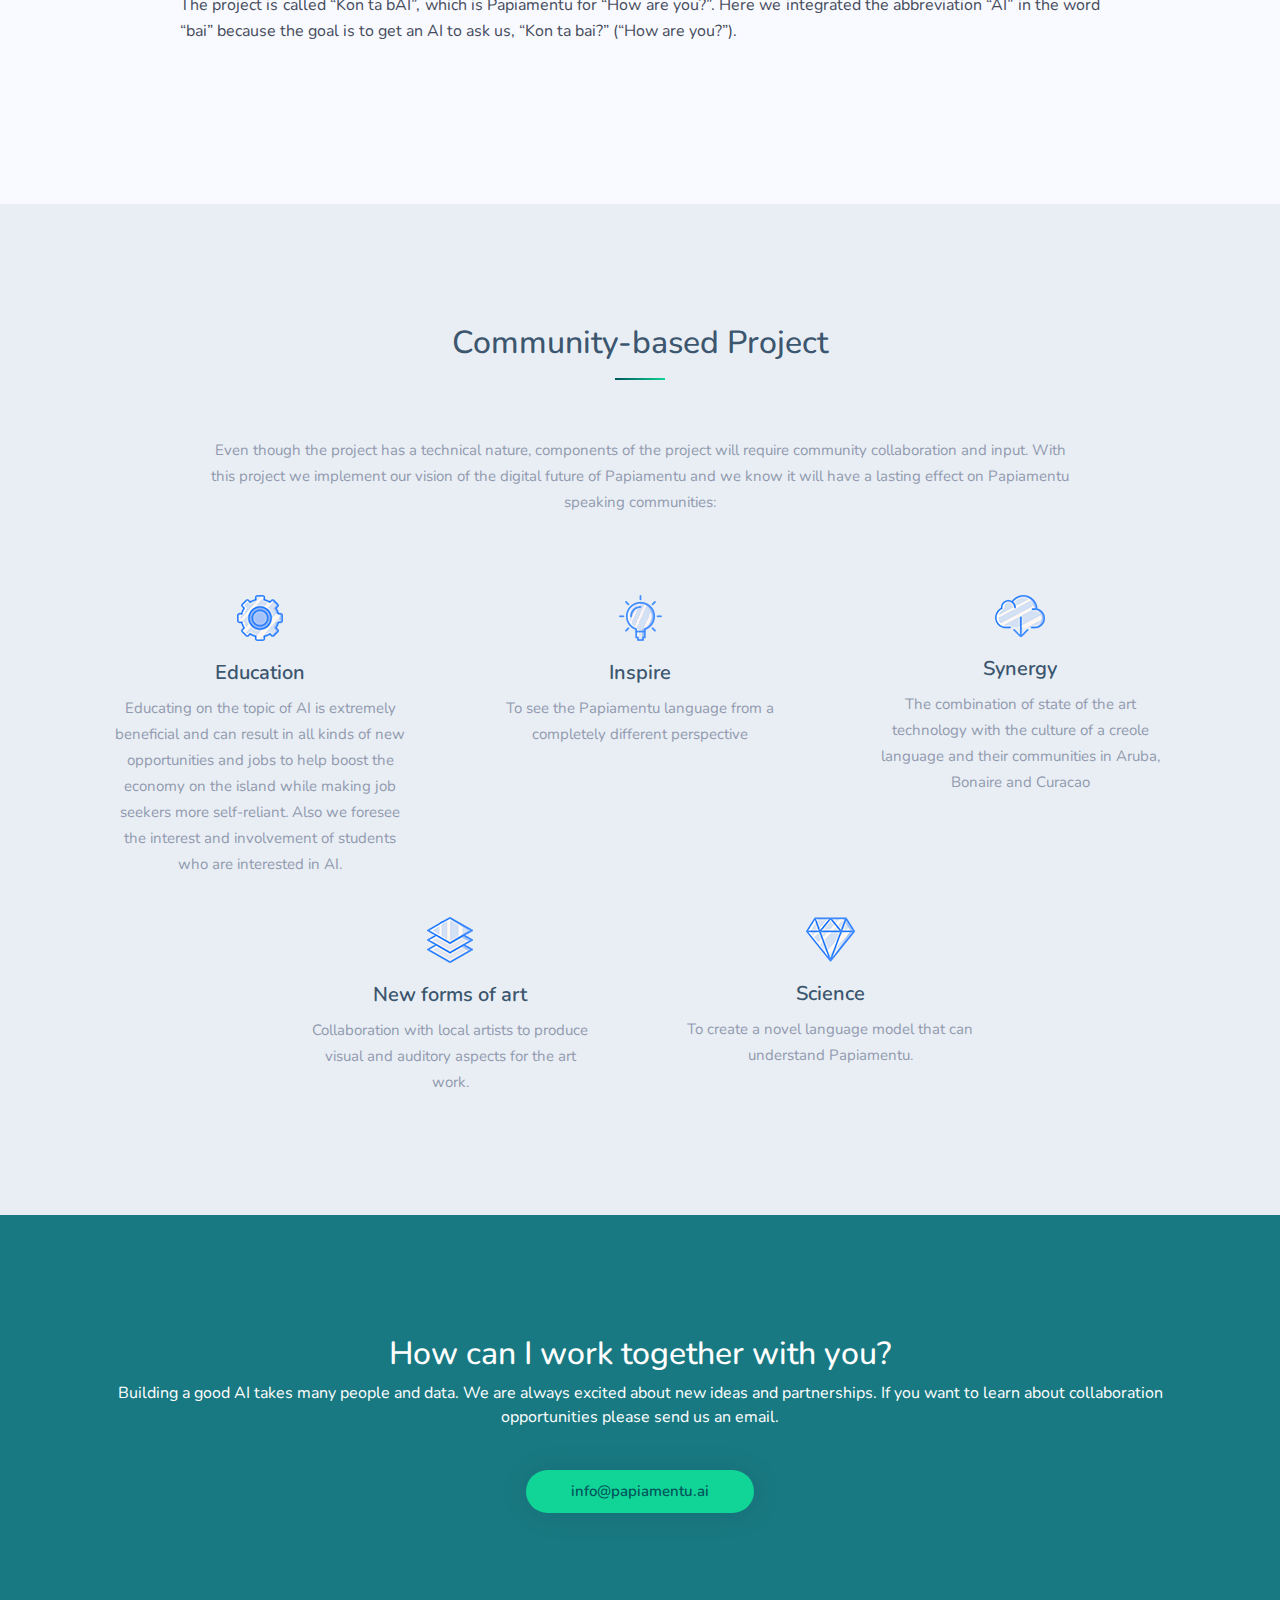
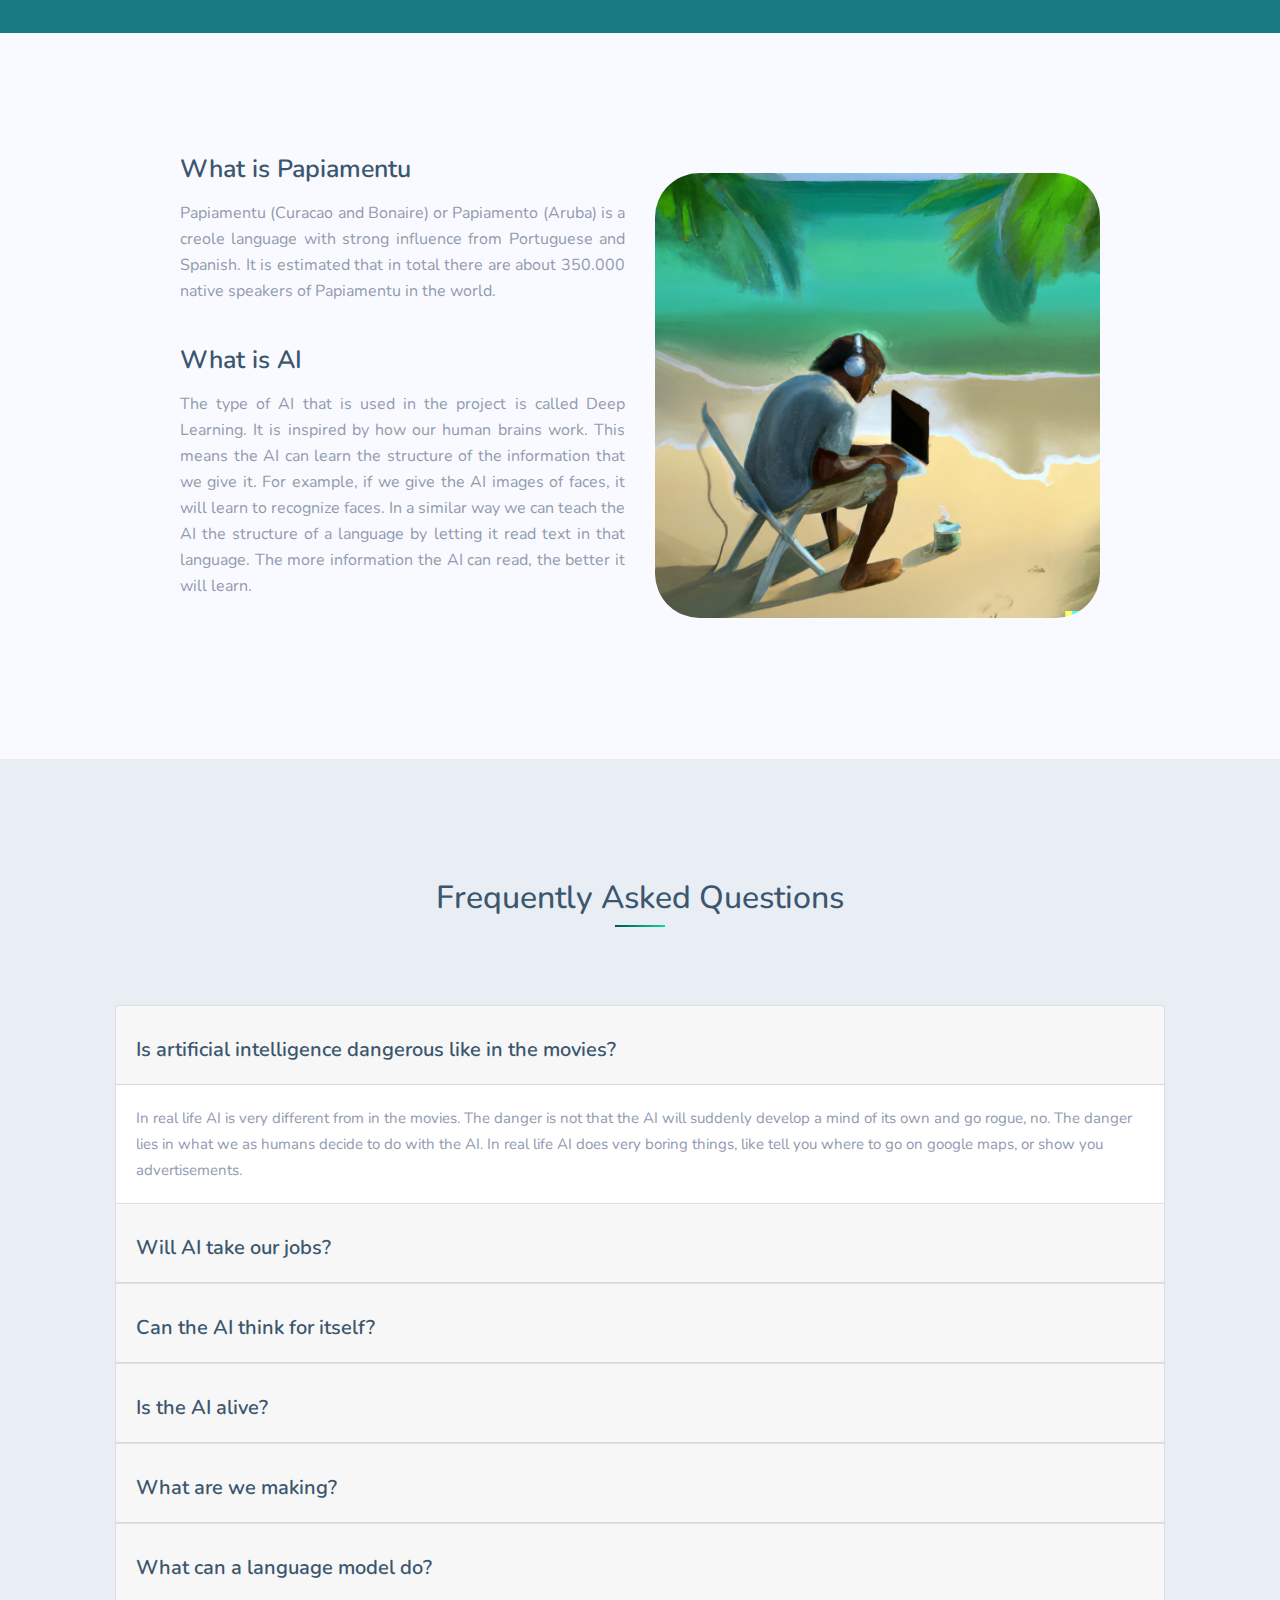
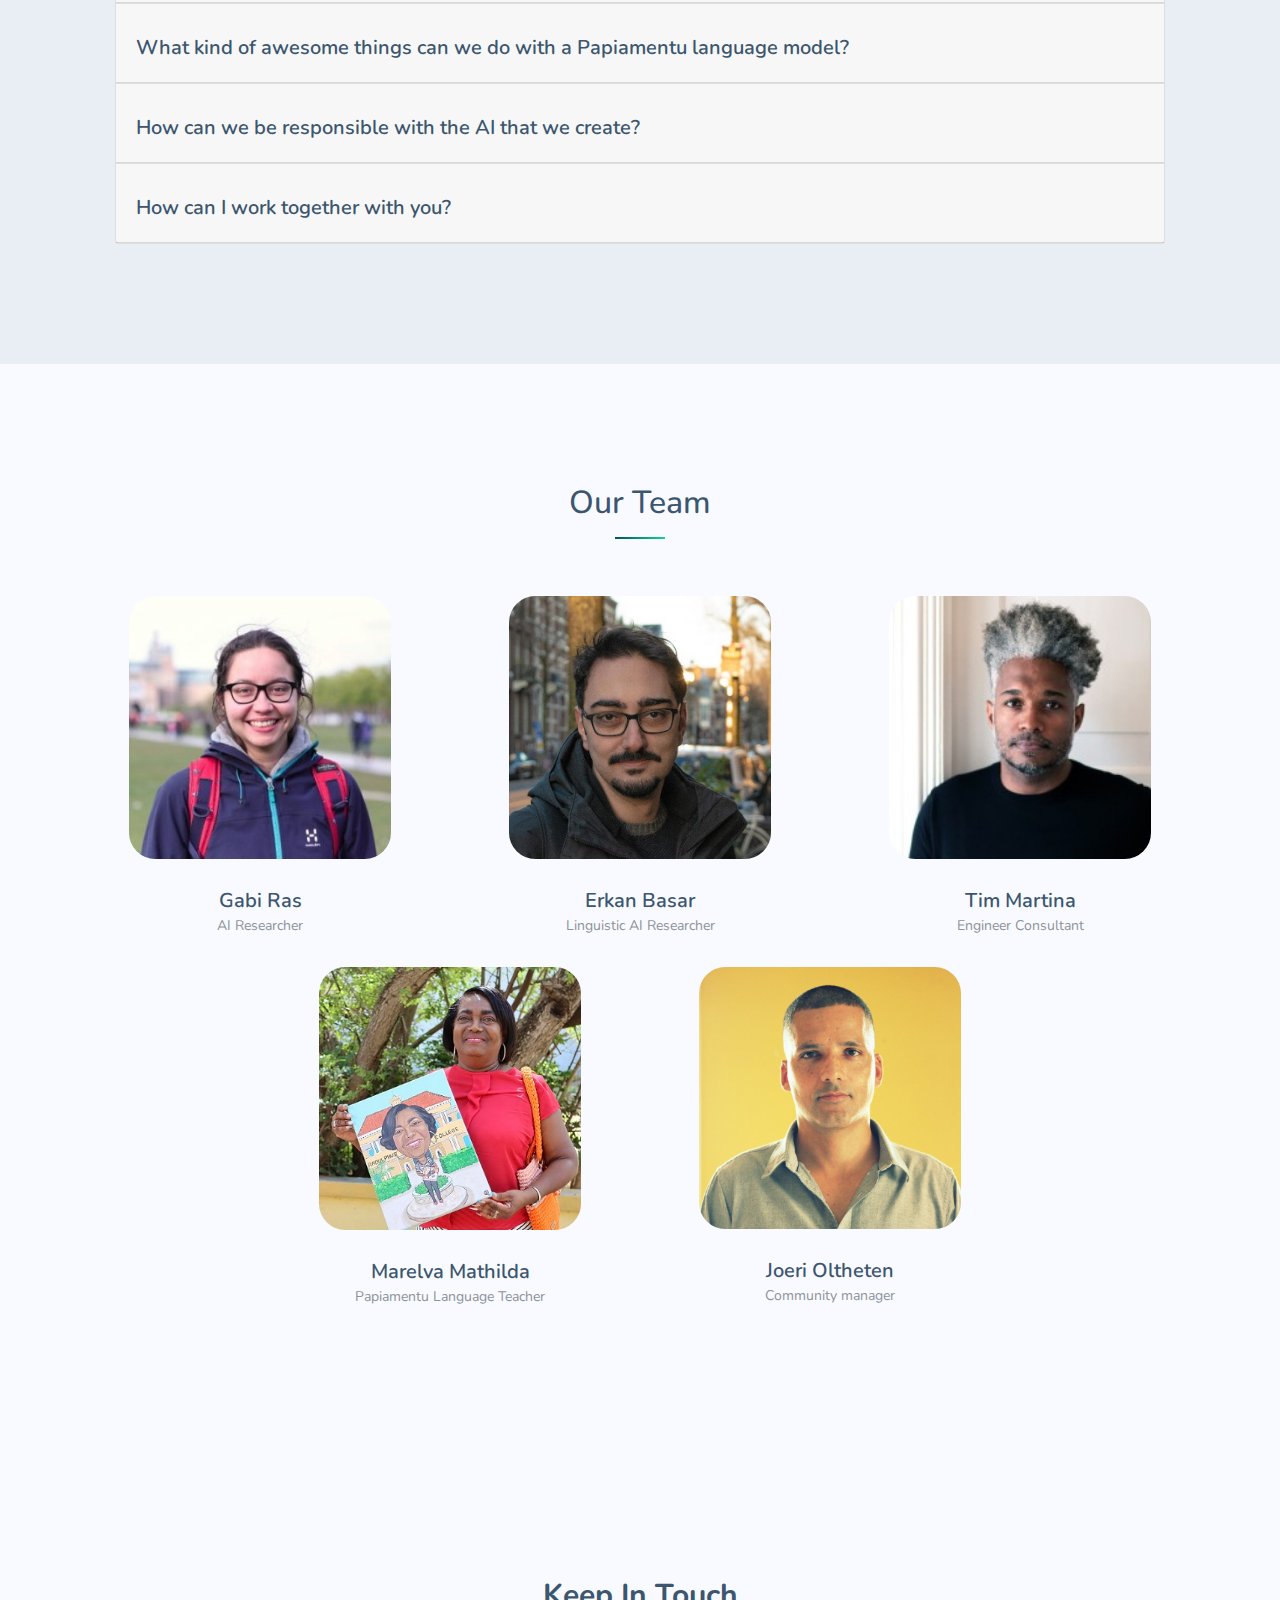
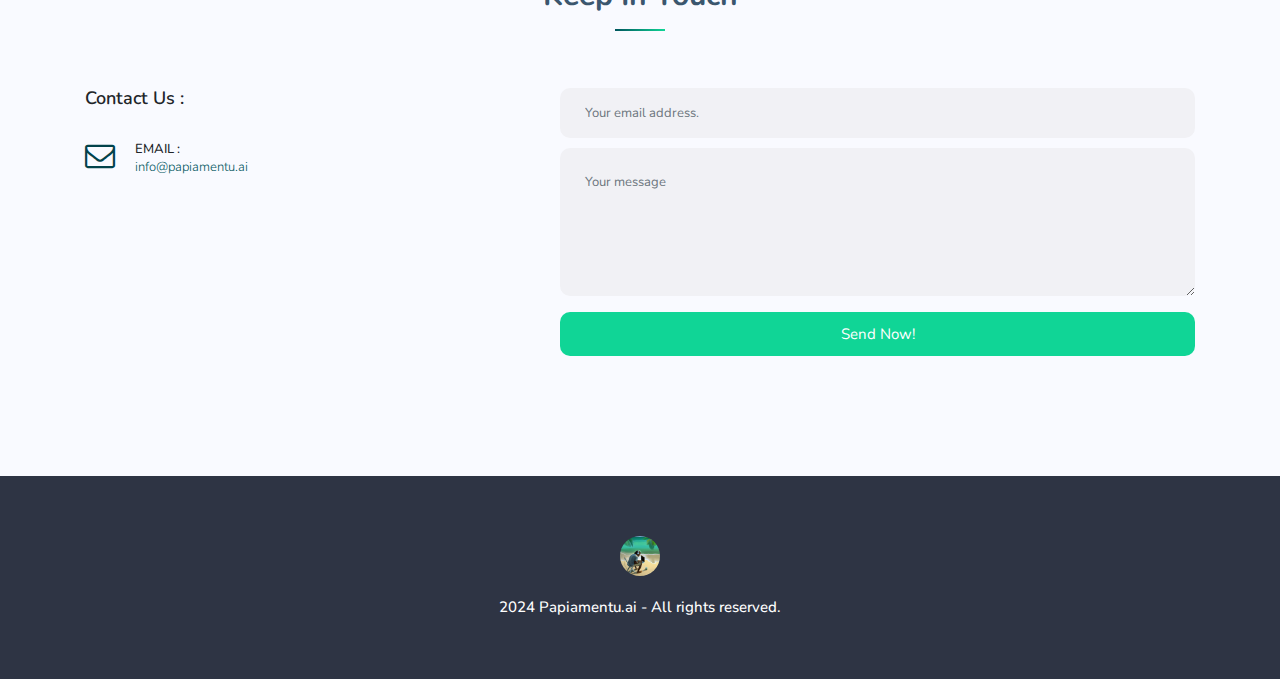
<file: en.html>
<!DOCTYPE html>
<html lang="en">
    <head>
        <meta charset="UTF-8">
        <meta name="viewport" content="width=device-width, initial-scale=1.0">
        <meta http-equiv="X-UA-Compatible" content="ie=edge">
        <!-- Bootstrap 4.1.3 -->
        <link rel="stylesheet" href="css/bootstrap.min.css">
        <!-- Animate Css -->
        <link rel="stylesheet" href="css/plugins/animate.css">
        <!-- Google Font -->
        <link
            href="https://fonts.googleapis.com/css?family=Nunito:200,300,400,600,700,800,900"
            rel="stylesheet">
        <!-- Font Awesome -->
        <link
            href="https://stackpath.bootstrapcdn.com/font-awesome/4.7.0/css/font-awesome.min.css"
            rel="stylesheet">
        <!-- Slick Slider -->
        <link rel="stylesheet" href="css/plugins/slick.css">
        <link rel="stylesheet" href="css/plugins/slick-theme.css">
        <!-- Magnific Popup -->
        <link rel="stylesheet" href="css/plugins/magnific-popup.css">
        <!-- Main Style -->
        <link rel="stylesheet" href="css/main.css">
        <link rel="stylesheet" href="css/custom.css">
        <title>Papiamentu.ai </title>
    </head>
    <body>
        <!-- Page Loading -->
        <div class="se-pre-con"></div>
        <!-- ======== Start Navbar ======== -->
        <nav class="navbar navbar-expand-lg navbar-light fixed-top">
            <div class="container">
                <a class="navbar-brand" href="#">
                  <img src="img/papiakumi-dalle.jpeg" alt="logo">
                  <span>Papiamentu.ai</span>
                </a>
                <button
                    class="navbar-toggler"
                    type="button"
                    data-toggle="collapse"
                    data-target="#navbarNavDropdown"
                    aria-controls="navbarNavDropdown"
                    aria-expanded="false"
                    aria-label="Toggle navigation">
                    <span class="navbar-toggler-icon"></span>
                </button>
                <div class="collapse navbar-collapse" id="navbarNavDropdown">
                    <ul class="navbar-nav ml-auto">
                        <li class="nav-item">
                            <a class="nav-link" href="#slider">Home</a>
                        </li>
                        <li class="nav-item">
                            <a class="nav-link" href="#project">About</a>
                        </li>
                        <li class="nav-item">
                            <a class="nav-link" href="#community">In Community</a>
                        </li>
                        <li class="nav-item">
                          <a class="nav-link" href="#faq">FAQ</a>
                        </li>
                        <li class="nav-item">
                            <a class="nav-link" href="#team">Team</a>
                        </li>
                    </ul>
                    <a href="#contact" class="btn-1">Contact Us</a>
                    <div class="dropdown show flag-menu">
                      <a class="btn dropdown-toggle" href="#" role="button" id="languageMenu" data-toggle="dropdown" aria-haspopup="true" aria-expanded="false">
                        <img src="img/flags/languages.png" class="flag">
                      </a>
                      <div class="dropdown-menu" aria-labelledby="languageMenu">
                        <a class="dropdown-item nav-link" href="index.html"><img src="img/flags/curacao.png" class="flag"> Papiamentu</a>
                        <a class="dropdown-item nav-link" href="en.html"><img src="img/flags/britain.png" class="flag"> English</a>
                      </div>
                    </div>
                </div>
            </div>
        </nav>
        <!-- ======== End Navbar ======== -->

        <!-- ======== Start Slider ======== -->
        <section class="slider d-flex align-items-center" id="slider">
            <div class="container">
                <div class="content">
                    <div class="row d-flex align-items-center">
                        <div class="col-md-6">
                            <div class="left">
                                <h1>AI for Papiamentu
                                    <br>Language Generation</h1>
                                <p>Towards creating an artificial intelligence
                                   <br>that is able to read, understand and write Papiamentu.</p>
                                <a href="#contact" class="btn-1">Contact Us</a>
                                <a href="#project" class="btn-2">Read More</a>
                            </div>
                        </div>
                        <!-- Right-->
                        <div class="col-md-6">
                            <div class="right">
                                <img src="img/kontabai-robot-v2.png" alt="slider-img" class="img-fluid wow fadeInRight" data-wow-offset="1">
                            </div>
                        </div>
                    </div>
                </div>
            </div>
        </section>
        <!-- ======== End Slider ======== -->

        <!-- ======== Start Project ======== -->
        <section class="project" id="project">
            <div class="container">
              <div class="heading text-center">
                  <h2>About Kon ta bAI</h2>
                  <div class="line"></div>
              </div>
              <div class="row d-flex align-items-center">
                  <div class="col-md-1"></div>
                  <!-- Left -->
                  <div class="col-md-4">
                      <img src="img/papiakumi-dalle-2.jpeg" alt="CGI Image of person working on a laptop on a beach." class="img-fluid">
                  </div>
                  <!-- Right -->
                  <div class="col-md-6">
                      <div class="right">
                          <!-- <span>Kon ta bAI</span> -->
                          <h2>Using Artificial Intelligence for Papiamentu language generation</h2>
                          <p>Artificial intelligence (AI) has come incredibly far in recent years. Nowadays there are all kinds of AI, from the ones that can recognize human faces to the one who beat the human world champion in the game of Go. There is also AI that can produce language. In June 2020 the American company OpenAI released an AI that can generate high quality text in English. The AI known as GPT-3 can produce new English text because it has learned from all kinds of texts available on the entire internet. To give another example, researchers in Zambia created an AI that can translate the language Bemba automatically.</p>
                      </div>
                  </div>
              </div>
              <div class="row d-flex align-items-center">
                  <div class="col-md-1"></div>
                  <div class="col-md-10">
                      <p>Inspired by these developments our project idea for the generation of Papiamentu text was born. The project has one main goal: to create an artificial intelligence that is able to read, understand and write Papiamentu.
                      <br><br>The project is called “Kon ta bAI”, which is Papiamentu for “How are you?”. Here we integrated the abbreviation “AI” in the word “bai” because the goal is to get an AI to ask us, “Kon ta bai?” (“How are you?”).</p>
                  </div>
              </div>
            </div>
        </section>
        <!-- ======== End Project ======== -->

        <!-- ======== Start Community ======== -->
        <section class="benefits blue-background" id="community">
            <div class="container text-center">
                <div class="heading">
                    <h2>Community-based Project</h2>
                </div>
                <div class="line"></div>
                <div class="row">
                  <div class="col-md-1"></div>
                  <div class="col-md-10 mb-30">
                    <div class="box mb-30">
                      <p>Even though the project has a technical nature, components of the project will require community collaboration and input. With this project we implement our vision of the digital future of Papiamentu and we know it will have a lasting effect on Papiamentu speaking communities:</p>
                    </div>
                  </div>
                </div>
                <div class="row">
                    <!-- Box-1 -->
                    <div class="col-md-4 col-sm-6">
                        <div class="box mb-30">
                            <img src="img/community/2.png" alt="community">
                            <h3>Education</h3>
                            <p>Educating on the topic of AI is extremely beneficial and can result in all kinds of new opportunities and jobs to help boost the economy on the island while making job seekers more self-reliant. Also we foresee the interest and involvement of students who are interested in AI.</p>
                        </div>
                    </div>
                    <!-- Box-2 -->
                    <div class="col-md-4 col-sm-6">
                        <div class="box mb-30">
                            <img src="img/community/3.png" alt="community">
                            <h3>Inspire</h3>
                            <p>To see the Papiamentu language from a completely different perspective</p>

                        </div>
                    </div>
                    <!-- Box-3 -->
                    <div class="col-md-4 col-sm-6">
                        <div class="box mb-30">
                            <img src="img/community/1.png" alt="community">
                            <h3>Synergy</h3>
                            <p> The combination of state of the art technology with the culture of a creole language and their communities in Aruba, Bonaire and Curacao</p>
                        </div>
                    </div>
                    <!-- Padding Box -->
                    <div class="col-md-2 col-sm-0">
                        <div class="box mb-30">
                        </div>
                    </div>
                    <!-- Box-4 -->
                    <div class="col-md-4 col-sm-6">
                        <div class="box">
                            <img src="img/community/6.png" alt="community">
                            <h3>New forms of art</h3>
                            <p>Collaboration with local artists to produce visual and auditory aspects for the art work.</p>

                        </div>
                    </div>
                    <!-- Box-5 -->
                    <div class="col-md-4 col-sm-6">
                        <div class="box">
                            <img src="img/community/5.png" alt="community">
                            <h3>Science</h3>
                            <p>To create a novel language model that can understand Papiamentu.</p>
                        </div>
                    </div>
                </div>
            </div>
        </section>
        <!-- ======== End Community ======== -->

        <!-- ======== Start Get Started ======== -->
        <section class="get-started">
            <div class="container text-center">
                <h2>How can I work together with you?</h2>
                <p>Building a good AI takes many people and data. We are always excited about new ideas and partnerships. If you want to learn about collaboration opportunities please send us an email.</p>
                <a href="mailto:info@papiamentu.ai" class="btn-1">info@papiamentu.ai</a>

            </div>
        </section>
        <!-- ======== End Get Started ======== -->

        <!-- ======== Start Project-2 ======== -->
        <section class="project-2">
            <div class="container">
                <div class="row d-flex align-items-center">
                    <div class="col-md-1"></div>
                    <!-- Left -->
                    <div class="col-md-5">
                        <div class="left">
                            <!-- <span>PROJECT FETURES</span> -->
                            <h2>What is Papiamentu</h2>
                            <p>Papiamentu (Curacao and Bonaire) or Papiamento (Aruba) is a creole language with strong influence from Portuguese and Spanish. It is estimated that in total there are about 350.000 native speakers of Papiamentu in the world.</p>
                            <h2>What is AI</h2>
                            <p>The type of AI that is used in the project is called Deep Learning. It is inspired by how our human brains work. This means the AI can learn the structure of the information that we give it. For example, if we give the AI images of faces, it will learn to recognize faces. In a similar way we can teach the AI the structure of a language by letting it read text in that language. The more information the AI can read, the better it will learn.</p>
                        </div>
                    </div>
                    <!-- Right -->
                    <div class="col-md-5">
                        <img src="img/papiakumi-dalle.jpeg" alt="project" class="img-fluid">
                    </div>
                </div>
            </div>
        </section>
        <!-- ======== End Project-2 ======== -->

        <!-- ======== Start Clients ======== -->
        <!--<section class="clients">-->
            <!--<div class="container">-->
                <!--<div class="slick-slider-clients">-->
                    <!--<div class="item"><img src="img/clients/1.png" alt="" class="img-fluid"></div>-->
                    <!--<div class="item"><img src="img/clients/2.png" alt="" class="img-fluid"></div>-->
                    <!--<div class="item"><img src="img/clients/3.png" alt="" class="img-fluid"></div>-->
                    <!--<div class="item"><img src="img/clients/4.png" alt="" class="img-fluid"></div>-->
                    <!--<div class="item"><img src="img/clients/5.png" alt="" class="img-fluid"></div>-->
                    <!--<div class="item"><img src="img/clients/1.png" alt="" class="img-fluid"></div>-->
                    <!--<div class="item"><img src="img/clients/2.png" alt="" class="img-fluid"></div>-->
                    <!--<div class="item"><img src="img/clients/3.png" alt="" class="img-fluid"></div>-->
                    <!--<div class="item"><img src="img/clients/4.png" alt="" class="img-fluid"></div>-->
                    <!--<div class="item"><img src="img/clients/5.png" alt="" class="img-fluid"></div>-->
                <!--</div>-->
            <!--</div>-->
        <!--</section>-->
        <!-- ======== End Clients ======== -->

        <!-- ======== Start FAQ ======== -->
        <section class="faq blue-background" id="faq">
            <div class="container">
                <div class="heading text-center">
                    <h2>Frequently Asked Questions</h2>
                    <div class="line"></div>
                </div>
                <div class="row">
                    <!-- Box-1 -->
                    <div class="col-md-12">
                        <div class="box">
                            <div class="accordion" id="accordionFAQ">

                                <div class="card">
                                  <div class="card-header" id="headingOne">
                                    <h2 class="mb-0">
                                      <h3 class="btn-link btn-block text-left" type="button" data-toggle="collapse" data-target="#collapseOne" aria-expanded="true" aria-controls="collapseOne">
                                        Is artificial intelligence dangerous like in the movies?
                                      </h3>
                                    </h2>
                                  </div>
                                  <div id="collapseOne" class="collapse show" aria-labelledby="headingOne" data-parent="#accordionFAQ">
                                    <div class="card-body">
                                      <p>In real life AI is very different from in the movies. The danger is not that the AI will suddenly develop a mind of its own and go rogue, no. The danger lies in what we as humans decide to do with the AI. In real life AI does very boring things, like tell you where to go on google maps, or show you advertisements.</p>
                                    </div>
                                  </div>
                                </div>

                                <div class="card">
                                  <div class="card-header" id="headingTwo">
                                    <h2 class="mb-0">
                                      <h3 class="btn-link btn-block text-left collapsed" type="button" data-toggle="collapse" data-target="#collapseTwo" aria-expanded="false" aria-controls="collapseTwo">
                                        Will AI take our jobs?
                                      </h3>
                                    </h2>
                                  </div>
                                  <div id="collapseTwo" class="collapse" aria-labelledby="headingTwo" data-parent="#accordionFAQ">
                                    <div class="card-body">
                                      <p>It depends on your job and where you live.</p>
                                    </div>
                                  </div>
                                </div>

                                <div class="card">
                                  <div class="card-header" id="headingThree">
                                    <h2 class="mb-0">
                                      <h3 class="btn-link btn-block text-left collapsed" type="button" data-toggle="collapse" data-target="#collapseThree" aria-expanded="false" aria-controls="collapseThree">
                                        Can the AI think for itself?
                                      </h3>
                                    </h2>
                                  </div>
                                  <div id="collapseThree" class="collapse" aria-labelledby="headingThree" data-parent="#accordionFAQ">
                                    <div class="card-body">
                                      <p>No, the AI can only do what we tell it to do. It cannot think for itself. An AI is a lot like a parrot, maybe it can say words that we can understand very well, but it cannot think like we humans can.</p>
                                    </div>
                                  </div>
                                </div>

                                <div class="card">
                                  <div class="card-header" id="headingFour">
                                    <h2 class="mb-0">
                                      <h3 class="btn-link btn-block text-left collapsed" type="button" data-toggle="collapse" data-target="#collapseFour" aria-expanded="false" aria-controls="collapseFour">
                                        Is the AI alive?
                                      </h3>
                                    </h2>
                                  </div>
                                  <div id="collapseFour" class="collapse" aria-labelledby="headingFour" data-parent="#accordionFAQ">
                                    <div class="card-body">
                                      <p>The AI is not alive. To be alive you need a body that can do the processes required to keep itself alive. An AI is in a computer, but the computer is not alive.</p>
                                    </div>
                                  </div>
                                </div>

                                <div class="card">
                                  <div class="card-header" id="headingFive">
                                    <h2 class="mb-0">
                                      <h3 class="btn-link btn-block text-left collapsed" type="button" data-toggle="collapse" data-target="#collapseFive" aria-expanded="false" aria-controls="collapseFive">
                                        What are we making?
                                      </h3>
                                    </h2>
                                  </div>
                                  <div id="collapseFive" class="collapse" aria-labelledby="headingFive" data-parent="#accordionFAQ">
                                    <div class="card-body">
                                      <p>We are creating an AI that can write and to some extent understand Papiamentu. We call this a “language model” because the AI learns a model of a language. Basically you can think about it as a mathematical object that contains information. In this case it contains all kinds of information about Papiamentu.</p>
                                    </div>
                                  </div>
                                </div>

                                <div class="card">
                                  <div class="card-header" id="headingSix">
                                    <h2 class="mb-0">
                                      <h3 class="btn-link btn-block text-left collapsed" type="button" data-toggle="collapse" data-target="#collapseSix" aria-expanded="false" aria-controls="collapseSix">
                                        What can a language model do?
                                      </h3>
                                    </h2>
                                  </div>
                                  <div id="collapseSix" class="collapse" aria-labelledby="headingSix" data-parent="#accordionFAQ">
                                    <div class="card-body">
                                      <p>A language model can do many language tasks like question answering, language completion, translation, text classification, summarization and much more.</p>
                                    </div>
                                  </div>
                                </div>

                                <div class="card">
                                  <div class="card-header" id="headingSeven">
                                    <h2 class="mb-0">
                                      <h3 class="btn-link btn-block text-left collapsed" type="button" data-toggle="collapse" data-target="#collapseSeven" aria-expanded="false" aria-controls="collapseSeven">
                                        What kind of awesome things can we do with a Papiamentu language model?
                                      </h3>
                                    </h2>
                                  </div>
                                  <div id="collapseSeven" class="collapse" aria-labelledby="headingSeven" data-parent="#accordionFAQ">
                                    <div class="card-body">
                                      <p>We can create all kinds of texts in Papiamentu! We can use a language model to help us write stories, news articles, ask questions, poetry and even chat with it. People have been using the english one to create art (see spirit machine), help them create new text, write articles, create chatbots. Imagine a chatbot in Papiamentu!</p>
                                      <br>
                                      <p>We want to first make the model as a way of digitising and immortalising Papiamentu as a language. We want to democratise AI technology by making it accessible to the Papiamentu speaking community. We want to have the Papiamentu speaking community interacting with it to learn what the community thinks of it and what they want to do with it.</p>
                                    </div>
                                  </div>
                                </div>

                                <div class="card">
                                  <div class="card-header" id="headingEight">
                                    <h2 class="mb-0">
                                      <h3 class="btn-link btn-block text-left collapsed" type="button" data-toggle="collapse" data-target="#collapseEight" aria-expanded="false" aria-controls="collapseEight">
                                        How can we be responsible with the AI that we create?
                                      </h3>
                                    </h2>
                                  </div>
                                  <div id="collapseEight" class="collapse" aria-labelledby="headingEight" data-parent="#accordionFAQ">
                                    <div class="card-body">
                                      <p>By educating people about AI and by involving many people in the creation of our AI we create an open and transparent environment. </p>
                                    </div>
                                  </div>
                                </div>

                                <div class="card">
                                  <div class="card-header" id="headingNine">
                                    <h2 class="mb-0">
                                      <h3 class="btn-link btn-block text-left collapsed" type="button" data-toggle="collapse" data-target="#collapseNine" aria-expanded="false" aria-controls="collapseNine">
                                        How can I work together with you?
                                      </h3>
                                    </h2>
                                  </div>
                                  <div id="collapseNine" class="collapse" aria-labelledby="headingNine" data-parent="#accordionFAQ">
                                    <div class="card-body">
                                      <p>Building a good AI takes many people and data. We are always excited about new ideas and partnerships. If you want to learn about collaboration opportunities please send us an email at info@papiamentu.ai.</p>
                                    </div>
                                  </div>
                                </div>

                            </div>
                          <!-- End of FAQ -->
                        </div>
                    </div>
                </div>
            </div>
        </section>
        <!-- ======== End FAQ ======== -->

        <!-- ======== Start Our Team ======== -->
        <section class="our-team" id="team">
            <div class="container text-center">
                <div class="heading">
                    <h2>Our Team</h2>
                </div>
                <div class="line"></div>
                <div class="row">
                    <!-- Box-1 -->
                    <div class="col-md-4">
                        <div class="box">
                            <div class="image">
                                <img src="img/team/gabiras.jpg" alt="Photo of Gabi Ras" class="img-fluid">
                                <div class="social-icon">
                                    <a href="https://www.gabiras.com/" target="_blank">
                                        <i class="fa fa-globe" aria-hidden="true"></i>
                                    </a>
                                    <a href="https://www.linkedin.com/in/gabrielle-ras-7a3a9678" target="_blank">
                                        <i class="fa fa-linkedin" aria-hidden="true"></i>
                                    </a>
                                    <a href="https://github.com/redsphinx" target="_blank">
                                        <i class="fa fa-github" aria-hidden="true"></i>
                                    </a>
                                </div>
                            </div>
                            <div class="info">
                                <h3>Gabi Ras</h3>
                                <span>AI Researcher</span>
                            </div>
                        </div>
                    </div>
                    <!-- Box-2 -->
                    <div class="col-md-4">
                        <div class="box">
                            <div class="image">
                                <img src="img/team/erkanbasar.jpg" alt="Photo of Erkan Basar" class="img-fluid">
                                <div class="social-icon">
                                    <a href="http://www.mebasar.com" target="_blank">
                                        <i class="fa fa-globe" aria-hidden="true"></i>
                                    </a>
                                    <a href="https://www.linkedin.com/in/mebasar/" target="_blank">
                                        <i class="fa fa-linkedin" aria-hidden="true"></i>
                                    </a>
                                    <a href="https://github.com/ErkanBasar" target="_blank">
                                        <i class="fa fa-github" aria-hidden="true"></i>
                                    </a>
                                </div>
                            </div>
                            <div class="info">
                                <h3>Erkan Basar</h3>
                                <span>Linguistic AI Researcher</span>
                            </div>
                        </div>
                    </div>
                    <!-- Box-3 -->
                    <div class="col-md-4">
                        <div class="box">
                            <div class="image">
                                <img src="img/team/timmartina.jpeg" alt="Photo of Tim Martina" class="img-fluid">
                                <div class="social-icon">
                                    <!-- <a href="#0" target="_blank">
                                        <i class="fa fa-globe" aria-hidden="true"></i>
                                    </a> -->
                                    <a href="https://www.linkedin.com/in/timmartina/" target="_blank">
                                        <i class="fa fa-linkedin" aria-hidden="true"></i>
                                    </a>
                                    <!-- <a href="#0" target="_blank">
                                        <i class="fa fa-github" aria-hidden="true"></i>
                                    </a> -->
                                </div>
                            </div>
                            <div class="info">
                                <h3>Tim Martina</h3>
                                <span>Engineer Consultant</span>
                            </div>
                        </div>
                    </div>
                </div>
                <div class="row">
                    <!-- Padding Box -->
                    <div class="col-md-2">
                        <div class="box"></div>
                    </div>
                    <!-- Box-4 -->
                    <div class="col-md-4">
                        <div class="box">
                            <div class="image">
                                <img src="img/team/marelvamathilda.jpeg" alt="Photo of Marelva Mathilda" class="img-fluid">
                                <!-- <div class="social-icon">
                                    <a href="#0" target="_blank">
                                        <i class="fa fa-globe" aria-hidden="true"></i>
                                    </a>
                                    <a href="#0" target="_blank">
                                        <i class="fa fa-linkedin" aria-hidden="true"></i>
                                    </a>
                                    <a href="#0" target="_blank">
                                        <i class="fa fa-github" aria-hidden="true"></i>
                                    </a>
                                </div> -->
                            </div>
                            <div class="info">
                                <h3>Marelva Mathilda</h3>
                                <span>Papiamentu Language Teacher</span>
                            </div>
                        </div>
                    </div>
                    <!-- Box-4 -->
                    <div class="col-md-4">
                        <div class="box">
                          <div class="image">
                              <img src="img/team/joerioltheten.jpg" alt="Photo of Joeri Oltheten" class="img-fluid">
                              <div class="social-icon">
                                  <!-- <a href="#0" target="_blank">
                                      <i class="fa fa-globe" aria-hidden="true"></i>
                                  </a> -->
                                  <a href="https://www.linkedin.com/in/joeri-oltheten-36035a208/" target="_blank">
                                      <i class="fa fa-linkedin" aria-hidden="true"></i>
                                  </a>
                                  <!-- <a href="#0" target="_blank">
                                      <i class="fa fa-github" aria-hidden="true"></i>
                                  </a> -->
                              </div>
                          </div>
                            <div class="info">
                                <h3>Joeri Oltheten</h3>
                                <span>Community manager</span>
                            </div>
                        </div>
                    </div>
                    <!-- End of Team -->
                </div>
            </div>
        </section>
        <!-- ======== End Our Team ======== -->

        <!-- ======== Start Contact Us ======== -->
        <section class="contact" id="contact">
            <div class="container">
                <div class="heading text-center">
                    <h2>Keep In Touch</h2>
                    <div class="line"></div>
                </div>

                <div class="row">
                    <div class="col-md-5">
                        <div class="title">
                            <h3>Contact Us :</h3>
                            <!-- <p>Nulla metus metus ullamcorper vel tincidunt sed euismod nibh Quisque volutpat</p> -->
                        </div>
                        <div class="content">
                            <!-- Info-1 -->
                            <div class="info d-flex align-items-start">
                                <i class="fa fa-envelope-o" aria-hidden="true"></i>
                                <h4 class="d-inline-block">EMAIL :
                                    <br>
                                    <a href="mailto:info@papiamentu.ai">
                                      <span>info@papiamentu.ai</span>
                                    </a>
                                </h4>
                            </div>
                            <!-- Info-2 -->
                            <!-- <div class="info d-flex align-items-start">
                              <i class="fa fa-phone" aria-hidden="true"></i>
                                <h4 class="d-inline-block">PHONE :
                                    <br>
                                    <span>Use the same tactic with the address, but this time hold your phone towards the nearest cell-tower.</span></h4>
                            </div> -->
                            <!-- Info-3 -->
                            <!-- <div class="info d-flex align-items-start">
                                <i class="fa fa-street-view" aria-hidden="true"></i>
                                <h4 class="d-inline-block">ADDRESS :<br>
                                    <span>Go to Arnhem Zuid and yell "Gabi!". She will suddenly appear.</span></h4>
                            </div> -->
                        </div>
                    </div>

                    <div class="col-md-7">

                      <form action="https://formspree.io/f/xoqbgena" method="POST">
                          <div class="row">
                              <!-- <div class="col-sm-6">
                                  <input type="text" class="form-control" placeholder="Name">
                              </div> -->
                              <div class="col-sm-12">
                                  <input name="email" type="email" class="form-control" placeholder="Your email address.">
                              </div>
                              <!-- <div class="col-sm-12">
                                  <input type="text" class="form-control" placeholder="Subject">
                              </div> -->
                          </div>
                          <div class="form-group">
                              <textarea name="message" class="form-control" rows="5" id="comment" placeholder="Your message"></textarea>
                          </div>
                          <button class="btn btn-block" type="submit">Send Now!</button>
                      </form>
                    </div>
                </div>
            </div>
        </section>
        <!-- ======== End Contact Us ======== -->

        <!-- ======== Start Footer ======== -->
        <footer class="footer">
            <div class="container text-center">
                <img src="img/papiakumi-dalle.jpeg" alt="">
                <p>2024 Papiamentu.ai - All rights reserved.</p>
            </div>
        </footer>
        <!-- ======== End Footer ======== -->

        <!-- ======== Java Script ======== -->
        <script src="js/plugins/jquery-3.3.1.min.js"></script>
        <!-- Bootstrap 4.1.3 -->
        <script src="js/plugins/popper.min.js"></script>
        <script src="js/bootstrap.min.js"></script>
        <!-- Slick Slider -->
        <script src="js/plugins/slick.min.js"></script>
        <!-- Couner Up-->
        <script src="js/plugins/jquery.waypoints.min.js"></script>
        <script src="js/plugins/jquery.counterup.min.js"></script>
        <!-- Wow JS -->
        <script src="js/plugins/wow.min.js"></script>
        <!-- Magnific Popup-->
        <script src="js/plugins/magnific-popup.min.js"></script>
        <!-- Main Js-->
        <script src="js/main.js"></script>
    </body>
</html>
</file>
<file: css/main.css>
/* ----------------------------------

Name: main.css
Version: 1.0

-------------------------------------

Table of contents

    01. Navbar
    02. Slider
    03. Features
    04. Some Facts
    05. Project
    06. Video
    07. Portfolio
    08. Benifits
    09. Team
    10. Get Started
    11. Testimonials
    12. Project-2
    13. Our Price
    14. Clients
    15. Contact Us
    16. Footer
    17. Page Loading
    18. Media Query
*/

body {
    font-family: 'Nunito', sans-serif;
    background: #f9faff;
}

/*--------------------------------------------------
[1. Start Navbar]
--------------------------------------------------*/
.navbar {
    padding: 15px 0;
    background: linear-gradient(to right, #3061ad 0%,#2696da 100%);
}
.navbar .nav-item {
    padding: 0;
    margin: 0;
}
.navbar .nav-item .nav-link {
    padding: 0;
    margin: 0 0 0 45px;
    font-size: 20px;
    color: #ffffff;
    font-weight: 600;
    transition: all 0.4s ease-in-out;
}
.navbar .nav-item .nav-link:hover {
    color: #507bf5;
}
.navbar .btn-1 {
    background: #10d596;
    box-shadow: 1px 1px 30px 0 rgba(0,0,0,0.2);
    border: 1px solid rgba(0,0,0,0);
    text-decoration: none;
    color: #ffffff;
    border-radius: 65px;
    padding: 10px 45px;
    font-size: 20px;
    font-weight: 600;
    margin-left: 45px;
    transition: all 0.2s ease-in;
}
.navbar .btn-1:hover {
    background: transparent;
    border: 1px solid #507bf5;
    box-shadow: 1px 1px 30px 0 rgba(0,0,0,0);
    color: #575265;

}

/*--------------------------------------------------
[2. Start Slider]
--------------------------------------------------*/
.slider {
    background: linear-gradient(to right, #3061ad 0%,#2696da 100%);
    height: 100vh;
}
.slider .content {
    margin-top: 50px;
}
.slider .content .left h1 {
    font-size: 45px;
    font-weight: 400;
    color: #ffffff;
    line-height: 55px;
    margin: 0;
    padding: 0;
}
.slider .content .left p {
    font-size: 26px;
    font-weight: 400;
    color: #ffffff;
    line-height: 35px;
    padding: 0;
    margin: 10px 0 30px;
}
.slider .content .left .btn-1 {
    background: #10d596;
    box-shadow: 1px 1px 30px 0 rgba(0,0,0,0.2);
    text-decoration: none;
    color: #ffffff;
    border-radius: 65px;
    padding: 10px 45px;
    font-size: 20px;
    font-weight: 600;
    display: inline-block;
}
.slider .content .left .btn-2 {
    background: transparent;
    border: 1px solid #ffffff;
    text-decoration: none;
    color: #ffffff;
    border-radius: 65px;
    padding: 10px 45px;
    margin-left: 15px;
    font-size: 20px;
    font-weight: 600;
    display: inline-block;
}

/*--------------------------------------------------
[3. Start Features]
--------------------------------------------------*/
.features {
    background: url("../img/bg/feature-bg.png") top center no-repeat;
    background-size: cover;
    padding: 120px 0;
}
.features .heading {
    font-size: 30px;
    color: #3b566e;
    font-weight: 700;
    margin-bottom: 15px;
    padding: 0;
}
.features .line {
    background: linear-gradient(to right, #3061ad 0%,#2696da 100%);
    height: 2px;
    width: 50px;
    margin-bottom: 50px;
    display: inline-block;
}
.features .box {
    background: #ffffff;
    box-shadow: 1px 1px 25px 0 rgba(0,0,0,0.05);
    border-radius: 15px;
    padding: 60px 30px;
    transition: all .4s ease-in-out;
}
.features .box:hover {
    transform: translateY(-15px);
    box-shadow: 1px 1px 25px 0 rgba(0,0,0,0.09);
}
.features .box h3 {
    font-size: 20px;
    color: #3b566e;
    font-weight: 600;
    margin: 25px 0 15px;
    padding: 0;
}
.features .box p {
    font-size: 15px;
    font-weight: 400;
    color: #919aaf;
    line-height: 26px;
    margin: 0;
    padding: 0;
}

/*--------------------------------------------------
[4. Start Some Facts]
--------------------------------------------------*/
.some-facts {
    background: url("../img/bg/some-facts.png") center center no-repeat;
    background-size: cover;
    padding: 120px 0;
}
.some-facts .items h3 {
    color: #ffffff;
    font-size: 30px;
    font-weight: 800;
    padding: 0;
    margin: 20px 0 2px;
}
.some-facts .items h4 {
    font-size: 17px;
    font-weight: 500;
    color: #ffffff;
    padding: 0;
    margin: 0;
}

/*--------------------------------------------------
[5. Start Project]
--------------------------------------------------*/
.project {
    padding: 120px 0;
}
.project .right span {
    font-size: 16px;
    color: #557ff5;
    font-weight: 600;
}
.project .right h2 {
    font-size: 25px;
    color: #3b566e;
    font-weight: 600;
    line-height: 32px;
}
.project p {
    font-size: 16px;
    font-weight: 400;
    color: #464c5c;
    /*color: #919aaf;*/
    line-height: 26px;
    margin: 0;
    padding: 0;
    margin-top: 15px;
    margin-bottom: 40px;

}
.project .right .btn-1 {
    background: #10d596;
    text-decoration: none;
    color: #ffffff;
    border-radius: 65px;
    padding: 10px 45px;
    font-size: 15px;
    font-weight: 600;
}

/*--------------------------------------------------
[6. Start Video]
--------------------------------------------------*/
.video {
    background: url("../img/bg/video-bg.png") center center no-repeat;
    background-size: cover;
    padding: 120px 0;
}
.video-icon .icon {
    background: #ffffff;
    color: #10d596;
    display: inline;
    font-size: 20px;
    padding: 22px 28px;
    border-radius: 200px;
    position: relative;
}

/* Pulse Animation */
.pulse {
    animation: pulse 1s infinite;
    animation-duration: 2s;
}

/* Keyframes */
@keyframes pulse {
    0% {
        -moz-box-shadow: 0 0 0 0 rgba(255, 255, 255, 0.3);
        box-shadow: 0 0 0 0 rgba(255, 255, 255, 0.5);
    }
    70% {
        -moz-box-shadow: 0 0 0 50px rgba(255, 255, 255, 0);
        box-shadow: 0 0 0 50px rgba(255, 255, 255, 0);
    }
    100% {
        -moz-box-shadow: 0 0 0 0 rgba(255, 255, 255, 0);
        box-shadow: 0 0 0 0 rgba(255, 255, 255, 0);
    }
}

/*--------------------------------------------------
[7. Start Portfolio]
--------------------------------------------------*/
.portfolio .single-portfolio-item {
    position: relative;
    padding: 0;
}

.portfolio .single-portfolio-item .overlay {
    position: absolute;
    top: 0;
    bottom: 0;
    width: 100%;
    height: 100%;
    background: #ffffff;
    color: #333333;
    opacity: 0;
    transition: all 0.7s ease-in-out;
}

.portfolio .single-portfolio-item .overlay .content {
    font-size: 20px;
    position: absolute;
    text-decoration: none;
    top: 50%;
    left: 50%;
    transform: translate(-50%,-50%);
    color: #ffffff;
    transition: all 0.2s ease-in;

}

.portfolio .single-portfolio-item .overlay .content h3 {
    font-size: 18px;
    font-weight: 500;
    color: #444444;
    padding: 0;
    margin: 0;
}

.portfolio .single-portfolio-item .overlay .content p {
    font-size: 14px;
    font-weight: 400;
    color: #507bf5;
    margin: 0;
    padding: 0;
    margin-top: 5px;
}

.portfolio .single-portfolio-item .overlay .content a {
    color: #555555;
    text-decoration: none;
    font-size: 20px;
    padding: 0;
    margin: 0;
}

.portfolio .single-portfolio-item:hover .overlay {
    opacity: 0.95;
}

/*--------------------------------------------------
[8. Start Benefits]
--------------------------------------------------*/
.benefits {
    padding: 120px 0;
    background: #f1f7ff;
}
.benefits .heading {
    font-size: 30px;
    color: #3b566e;
    font-weight: 700;
    margin-bottom: 15px;
    padding: 0;
}
.benefits .line {
    background: linear-gradient(to right, #507bf5 0%,#04c3e1 100%);
    height: 2px;
    width: 50px;
    margin-bottom: 50px;
    display: inline-block;
}
.benefits .box {
    padding: 0 30px;
}
.benefits .box h3 {
    font-size: 20px;
    color: #3b566e;
    font-weight: 600;
    margin: 20px 0 10px;
    padding: 0;
}
.benefits .box p {
    font-size: 15px;
    font-weight: 400;
    color: #919aaf;
    line-height: 26px;
    margin: 0;
    padding: 0;
}
.benefits .mb-30 {
    margin-bottom: 40px;
}

/*--------------------------------------------------
[9. Start Team]
--------------------------------------------------*/
.our-team {
    padding: 120px 0;
}
.our-team .heading {
    font-size: 30px;
    color: #3b566e;
    font-weight: 700;
    margin-bottom: 15px;
    padding: 0;
}
.our-team .line {
    background: linear-gradient(to right, #507bf5 0%,#04c3e1 100%);
    height: 2px;
    width: 50px;
    margin-bottom: 50px;
    display: inline-block;
}
.our-team .box {
    border-radius: 5px;
}
.our-team .box .image {
    position: relative;
}
.our-team .box .image img {
    width: 100%;
}
.our-team .box .image .social-icon {
    position: absolute;
    top: 50%;
    left: 50%;
    transform: translate(-50%,-50%);
    background: #10d596;
    box-shadow: 1px 1px 30px 0 rgba(0,0,0,0.2);
    padding: 13px 20px 10px;
    border-radius: 35px;
    margin-top: 100px;
    opacity: 0;
    transition: all 0.4s ease-in-out;
}
.our-team .box .image .social-icon i {
    font-size: 20px;
    text-transform: none;
    color: #ffffff;
    padding: 0 10px;
}
.our-team .box:hover .social-icon {
    opacity: 1;
    margin-top: 0;
}
.our-team .info {
    padding: 30px 0;
}
.our-team .info h3 {
    padding: 0;
    margin: 0;
    font-size: 20px;
    font-weight: 600;
    color: #3b566e;
}
.our-team .info span {
    font-size: 14px;
    font-weight: 400;
    color: #8c9399;
}

/*--------------------------------------------------
[10. Start Get Started]
--------------------------------------------------*/
.get-started {
    background: url("../img/bg/get-started.png") center center no-repeat;
    background-size: cover;
    padding: 120px 0;
    color: #ffffff;
}
.get-started span {
    font-size: 16px;
    font-weight: 400;
    text-transform: uppercase;
}
.get-started h3 {
    font-size: 25px;
    font-weight: 400;
    margin: 10px 0 0;
}
.get-started .btn-1 {
    background: #10d596;
    box-shadow: 1px 1px 30px 0 rgba(0,0,0,0.1);
    text-decoration: none;
    color: #ffffff;
    border-radius: 65px;
    padding: 10px 45px;
    font-size: 15px;
    font-weight: 600;
    margin-top: 25px;
    display: inline-block;
}

/*--------------------------------------------------
[11. Start Testimonials]
--------------------------------------------------*/
.testimonials {
    padding: 120px 0;
}
.testimonials .heading {
    font-size: 30px;
    color: #3b566e;
    font-weight: 700;
    margin-bottom: 15px;
    padding: 0;
}
.testimonials .line {
    background: linear-gradient(to right, #507bf5 0%,#04c3e1 100%);
    height: 2px;
    width: 50px;
    margin-bottom: 50px;
    display: inline-block;
}
.testimonials .box {
    background: #ffffff;
    border-radius: 8px;
    background: linear-gradient(to left, rgba(4,195,225,1) 0%, rgba(4,195,225,1) 12%, rgba(4,195,225,1) 47%, rgb(80, 123, 245) 100%) left bottom #fff no-repeat;
    background-size: 100% 5px;
    box-shadow: 1px 1px 25px 0 rgba(0,0,0,0.05);
    position: relative;
    margin: 48px 15px 0;
    padding: 90px 30px 50px;
}
.testimonials .box img {
    position: absolute;
    left: 50%;
    transform: translateX(-50%);
    top: -47px;
}
.testimonials .box h3 {
    font-size: 20px;
    color: #3b566e;
    font-weight: 600;
    margin: 0;
    padding: 0;
}
.testimonials .box span {
    font-size: 14px;
    color: #8c9399;
    font-weight: 400;
}
.testimonials .box p {
    font-size: 15px;
    font-weight: 400;
    color: #919aaf;
    line-height: 26px;
    margin: 0;
    padding: 0;
    margin-top: 20px;
}
.slick-list {
    outline: none !important;
}
.slick-slide:focus {
    outline: none;
}
.slick-dots li button:before {
    font-family: 'slick';
    width: 12px;
    height: 12px;
    padding: 0;
    border: none;
    border-radius: 100%;
    background: linear-gradient(to right, #507bf5 0%,#04c3e1 100%);
    text-indent: -9999px;
    margin-top: 40px;
}

/*--------------------------------------------------
[12. Start Project-2]
--------------------------------------------------*/
.project-2 {
    padding: 120px 0;
}
.project-2 .left span {
    font-size: 16px;
    color: #557ff5;
    font-weight: 600;
}
.project-2 .left h2 {
    font-size: 25px;
    color: #3b566e;
    font-weight: 600;
    line-height: 32px;
}
.project-2 .left p {
    font-size: 16px;
    font-weight: 400;
    color: #919aaf;
    line-height: 26px;
    margin: 0;
    padding: 0;
    margin-top: 15px;
    margin-bottom: 40px;
}
.project-2 .left .btn-1 {
    background: #10d596;
    text-decoration: none;
    color: #ffffff;
    border-radius: 65px;
    padding: 10px 45px;
    font-size: 15px;
    font-weight: 600;
}

/*--------------------------------------------------
[13. Start Our Price]
--------------------------------------------------*/
.our-price {
    padding: 120px 0;
}
.our-price .heading {
    font-size: 30px;
    color: #3b566e;
    font-weight: 700;
    margin-bottom: 15px;
    padding: 0;
}
.our-price .line {
    background: linear-gradient(to right, #507bf5 0%,#04c3e1 100%);
    height: 2px;
    width: 50px;
    margin-bottom: 50px;
    display: inline-block;
}
.our-price .box {
    background: #ffffff;
    border-radius: 7px;
    box-shadow: 1px 1px 25px 0 rgba(0,0,0,0.05);
    padding: 50px 0;
    position: relative;
    transition: all .5s ease-in-out;
}
.our-price .box:hover {
    transform: translateY(-15px);
    box-shadow: 1px 1px 25px 0 rgba(0,0,0,0.09);
}
.our-price .box-center {
    box-shadow: 2px 2px 35px 0 rgba(0,0,0,0.1);
}
.our-price .box h3 {
    font-size: 18px;
    font-weight: 700;
    color: #4b6fd2;
    text-transform: uppercase;
}
.our-price .box h4 {
    font-size: 16px;
    font-weight: 500;
    color: #a8acaf;
    margin-bottom: 20px;
    margin-top: 20px;
}
.our-price .box h4 span {
    font-size: 50px;
    font-weight: 700;
    color: #3b566e;
}
.our-price .box span.blue {
    color: #4b6fd2;
}
.our-price .box ul {
    margin: 0;
    padding: 0;
}
.our-price .box ul li {
    list-style: none;
    font-size: 15px;
    font-weight: 600;
    color: #5b7388;
    border-bottom: 1px solid #f6f6f7;
    padding: 20px 0;
}
.our-price .box .btn-2 {
    background: transparent;
    border: 1px solid #1e3056;
    text-decoration: none;
    color: #1e3056;
    border-radius: 65px;
    padding: 10px 45px;
    font-size: 15px;
    font-weight: 600;
    margin-top: 40px;
    display: inline-block;
}

.our-price .box .top-btn {
    background: #10d596;
    box-shadow: 1px 1px 30px 0 rgba(0,0,0,0.2);
    text-decoration: none;
    color: #ffffff;
    border-radius: 65px;
    padding: 10px 0;
    width: 60%;
    position: absolute;
    left: 50%;
    transform: translateX(-50%);
    top: -17px;
    font-size: 13px;
    line-height: 20px;
    font-weight: 600;
    display: inline-block;
    text-transform: uppercase;
}
.our-price .box .btn-1 {
    background: #10d596;
    box-shadow: 1px 1px 30px 0 rgba(0,0,0,0.2);
    text-decoration: none;
    color: #ffffff;
    border-radius: 65px;
    padding: 10px 45px;
    font-size: 15px;
    font-weight: 600;
    display: inline-block;
    margin-top: 42px;
}

/*--------------------------------------------------
[14. Start Clients]
--------------------------------------------------*/
.clients {
    padding: 120px 0;
    background: url("../img/bg/clients.png") center center no-repeat;
    background-size: cover;
}

.clients .item {
    margin: 0 20px;
}

/*--------------------------------------------------
[15. Start Contact Us]
--------------------------------------------------*/
.contact {
    padding: 120px 0;
}

.contact .heading h2 {
    font-size: 30px;
    color: #3b566e;
    font-weight: 700;
    margin-bottom: 15px;
    padding: 0;
}
.contact .line {
    background: linear-gradient(to right, #507bf5 0%,#04c3e1 100%);
    height: 2px;
    width: 50px;
    margin-bottom: 50px;
    display: inline-block;
}

.contact .form-control {
    padding: 25px;
    font-size: 13px;
    margin-bottom: 10px;
    background: #f1f1f5;
    border: 0;
    border-radius: 10px;
}

.contact button.btn {
    padding: 10px;
    border-radius: 10px;
    font-size: 15px;
    background: #10d596;
    color: #ffffff;
}

.contact .title h3 {
    font-size: 18px;
    font-weight: 600;
}

.contact .title p {
    font-size: 14px;
    font-weight: 400;
    color: #999;
    line-height: 1.6;
    margin: 0 0 40px;
}

.contact .content .info {
    margin-top: 30px;
}

.contact .content .info i {
    font-size: 30px;
    padding: 0;
    margin: 0;
    color: #02434b;
    margin-right: 20px;
}

.contact .content .info h4 {
    font-size: 13px;
    line-height: 1.4;
}

.contact .content .info h4 span {
    font-size: 13px;
    font-weight: 300;
    color: #999999;
}

/*--------------------------------------------------
[16. Start Footer]
--------------------------------------------------*/
.footer {
    padding: 60px 0;
    background: #2e3444;
}
.footer p {
    font-size: 15px;
    font-weight: 500;
    color: #ffffff;
    margin: 20px 0 0;
}

/*--------------------------------------------------
[17. Start Page Loading]
--------------------------------------------------*/
.no-js #loader {
    display: none;
}
.js #loader {
    display: block;
    position: absolute;
    left: 100px;
    top: 0;
}
.se-pre-con {
    position: fixed;
    left: 0;
    top: 0;
    width: 100%;
    height: 100%;
    z-index: 9999;
    background: url("../img/loader/Preloader_2.gif") center no-repeat #fff;
}

/*--------------------------------------------------
[18. Start Media Query]
--------------------------------------------------*/
/* Extra small devices (portrait phones, less than 576px) */
@media (max-width: 383.98px) {
    .slider .content .left .btn-1 {
        margin-bottom: 20px;
    }
    .slider .content .left .btn-2 {
        margin-left: 0;
    }
}


@media (max-width: 575.98px) {
    /* Navbar */
    .navbar {
        padding: 15px 20px;
    }
    .navbar .nav-item .nav-link {
        margin: 20px 0 10px;
    }
    .navbar .btn-1 {
        margin: 20px 0;
        display: inline-block;
    }

    /* Slider */
    .slider {
        height: auto;
        padding: 120px 0;
    }
    .slider .content {
        text-align: center;
    }
    .slider .content .left {
        margin-bottom: 40px;
    }

    /* Features */
    .features {
        padding: 120px 0 90px;
    }
    .features .box {
        margin-bottom: 30px;
    }

    /* Some Facts */
    .some-facts {
        padding: 80px 0 30px;
    }
    .some-facts .items {
        margin-bottom: 50px;
    }

    /* Some Project */
    .project .right {
        margin-top: 40px;
    }

    /* Some Benefits */
    .benefits {
        padding: 120px 0 80px;
    }
    .benefits .box {
        margin-bottom: 40px;
    }

    /* Our Team */
    .our-team {
        padding: 120px 0 90px;
    }
    .our-team .box {
        margin-bottom: 30px;
    }

    /* Some Project-2 */
    .project-2 .left {
        margin-bottom: 40px;
    }

    /* Some Our Price */
    .our-price {
        padding: 120px 0 90px;
    }
    .our-price .box {
        margin-bottom: 30px;
    }

    /* Some Contact Us */
    .contact .content {
        margin-bottom: 40px;
    }
}

/* Small devices (landscape phones, less than 768px) */
@media (max-width: 767.98px) {
    /* Navbar */
    .navbar {
        padding: 15px 20px;
    }
    .navbar .nav-item .nav-link {
        margin: 20px 0 10px;
    }
    .navbar .btn-1 {
        margin: 20px 0;
        display: inline-block;
    }

    /* Slider */
    .slider {
        height: auto;
        padding: 120px 0;
    }
    .slider .content {
        text-align: center;
    }
    .slider .content .left {
        margin-bottom: 40px;
    }

    /* Features */
    .features {
        padding: 120px 0 90px;
    }
    .features .box {
        margin-bottom: 30px;
    }

    /* Some Facts */
    .some-facts {
        padding: 80px 0 30px;
    }
    .some-facts .items {
        margin-bottom: 50px;
    }

    /* Some Project */
    .project .right {
        margin-top: 40px;
    }

    /* Some Benefits */
    .benefits {
        padding: 120px 0 80px;
    }
    .benefits .box {
        margin-bottom: 40px;
    }

    /* Our Team */
    .our-team {
        padding: 120px 0 90px;
    }
    .our-team .box {
        margin-bottom: 30px;
    }
    /* Team */
    .our-team .box .image .social-icon {
        width: 40%;
    }

    /* Some Project-2 */
    .project-2 .left {
        margin-bottom: 40px;
    }

    /* Some Our Price */
    .our-price {
        padding: 120px 0 90px;
    }
    .our-price .box {
        margin-bottom: 30px;
    }

    /* Some Contact Us */
    .contact .content {
        margin-bottom: 40px;
    }

}


/* Medium devices (tablets, less than 992px) */
@media (max-width: 991.98px) {
    /* Navbar */
    .navbar {
        padding: 15px 20px;
    }
    .navbar .nav-item .nav-link {
        margin: 20px 0 10px;
    }
    .navbar .btn-1 {
        margin: 20px 0;
        display: inline-block;
    }
    /* Slider */
    .slider {
        height: auto;
        padding: 120px 0;
    }
    .slider .content .left h1 {
        font-size: 35px;
    }
    .slider .content .left p {
        font-size: 15px;
    }

    /* Some Facts */
    .some-facts {
        padding: 80px 0 30px;
    }
    .some-facts .items {
        margin-bottom: 50px;
    }

    /* Team */
    .our-team .box .image .social-icon {
        width: 70%;
    }
}

/* Large devices (desktops, less than 1200px) */
@media (max-width: 1199.98px) {
}
</file>
<file: css/custom.css>
/* ----------------------------------

Name: custom.css
Version: 1.0

This file is added for the specific
Papiamentu.ai website. It overwrites
the main.css.

Color notes:

  Dark green : #00555d
  Light green : #197982

------------------------------------- */

/* [0. General Overwrites] */

.line {
  background: linear-gradient(to right, #00555d 0%, #10d596 100%) !important;
}

.blue-background {
  background: #e9eef4 !important;
}

/* [1. Start Navbar] */

.navbar {
  background: #197982;
}

.navbar-light .navbar-brand span {
  color: white;
  display: inline;
  padding-left: 10px;
}

.navbar-light .navbar-brand img {
  height: 40px;
  width: 40px;
  border-radius: 50%;
}

.navbar .nav-item .nav-link {
  font-weight: bold;
}

.navbar .nav-item .nav-link:hover {
  color: #00555d;
}

.navbar .btn-1 {
  color: #00555d;
}

.navbar .btn-1:hover {
  background: #00555d;
  border: 1px solid #00555d;
  box-shadow: 1px 1px 30px 0 rgba(0, 0, 0, 0);
  color: #fff;
}

.navbar .dropdown .btn:focus {
  box-shadow: none;
}

.navbar .dropdown .btn::after {
  color: #00555d;
}

.navbar .dropdown .dropdown-menu {
  background: #00555d;
}

.navbar .dropdown .dropdown-menu .dropdown-item {
  padding-left: 0.8rem;
  color: #fff;
  font-weight: bold;
}

.navbar .dropdown .dropdown-menu .dropdown-item:hover,
.navbar .dropdown .dropdown-menu .dropdown-item:focus {
  background: #197982;
}

.navbar .dropdown.flag-menu img.flag,
.navbar .dropdown.flag-menu .dropdown-menu .dropdown-item img.flag {
  max-height: 20px;
  border-radius: 10%;
}

/* [2. Start Slider] */

.slider {
  background: #00555d;
}

.slider img {
  width: 75%;
}

.slider .content .left .btn-1 {
  color: #00555d;
}

.slider .content .left .btn-1:hover {
  background: #197982;
  border: 1px solid #197982;
  box-shadow: 1px 1px 30px 0 rgba(0, 0, 0, 0);
  color: #fff;
}

/* [4. Start Some Facts] */

.some-facts {
  background: #197982;
  padding: 90px 0;
}

/* [5. Start Project] */

.project .heading {
  font-size: 30px;
  color: #3b566e;
  font-weight: 700;
  margin-bottom: 15px;
  padding: 0;
  text-align: center;
}

.project .line {
  height: 2px;
  width: 50px;
  margin-bottom: 50px;
  display: inline-block;
}

.project p {
  text-align: justify;
}

.project img {
  border-radius: 10%;
}

/* [Start FAQ] */

.faq {
  padding: 120px 0;
  background: #f1f7ff;
}

.faq .heading {
  font-size: 30px;
  color: #3b566e;
  font-weight: 700;
  margin-bottom: 15px;
  padding: 0;
}

.faq .line {
  background: linear-gradient(to right, #507bf5 0%, #04c3e1, 100%);
  height: 2px;
  width: 50px;
  margin-bottom: 50px;
  display: inline-block;
}

.faq .box {
  padding: 0 30px;
}

.faq .box h3 {
  font-size: 20px;
  color: #3b566e;
  font-weight: 600;
  margin: 20px 0 10px;
  padding: 0;
  cursor: pointer;
}

.faq .box p {
  font-size: 15px;
  font-weight: 400;
  color: #919aaf;
  line-height: 26px;
  margin: 0;
  padding: 0;
}

.faq .mb-30 {
  margin-bottom: 40px;
}

/* [9. Start Team] */

.our-team .box .image img {
  width: 75%;
  border-radius: 10%;
}

/* [10. Start Get Started] */

.get-started {
  background: #197982;
}

.get-started .btn-1 {
  color: #00555d;
}

.get-started .btn-1:hover {
  background: #00555d;
  border: 1px solid #00555d;
  box-shadow: 1px 1px 30px 0 rgba(0, 0, 0, 0);
  color: #fff;
}

/* [12. Start Project-2] */

.project-2 {
  padding: 120px 0;
}

.project-2 p {
  text-align: justify;
}

.project-2 img {
  border-radius: 10%;
}

/* [14. Start Clients] */

.clients {
  background: #197982;
}

/* [15. Start Contact Us] */

.contact .content .info h4 span {
  color: #00555d;
}

/* [16. Start Footer] */

.footer img {
  height: 40px;
  width: 40px;
  border-radius: 50%;
}

/* [18. Start Media Query] */
</file>
